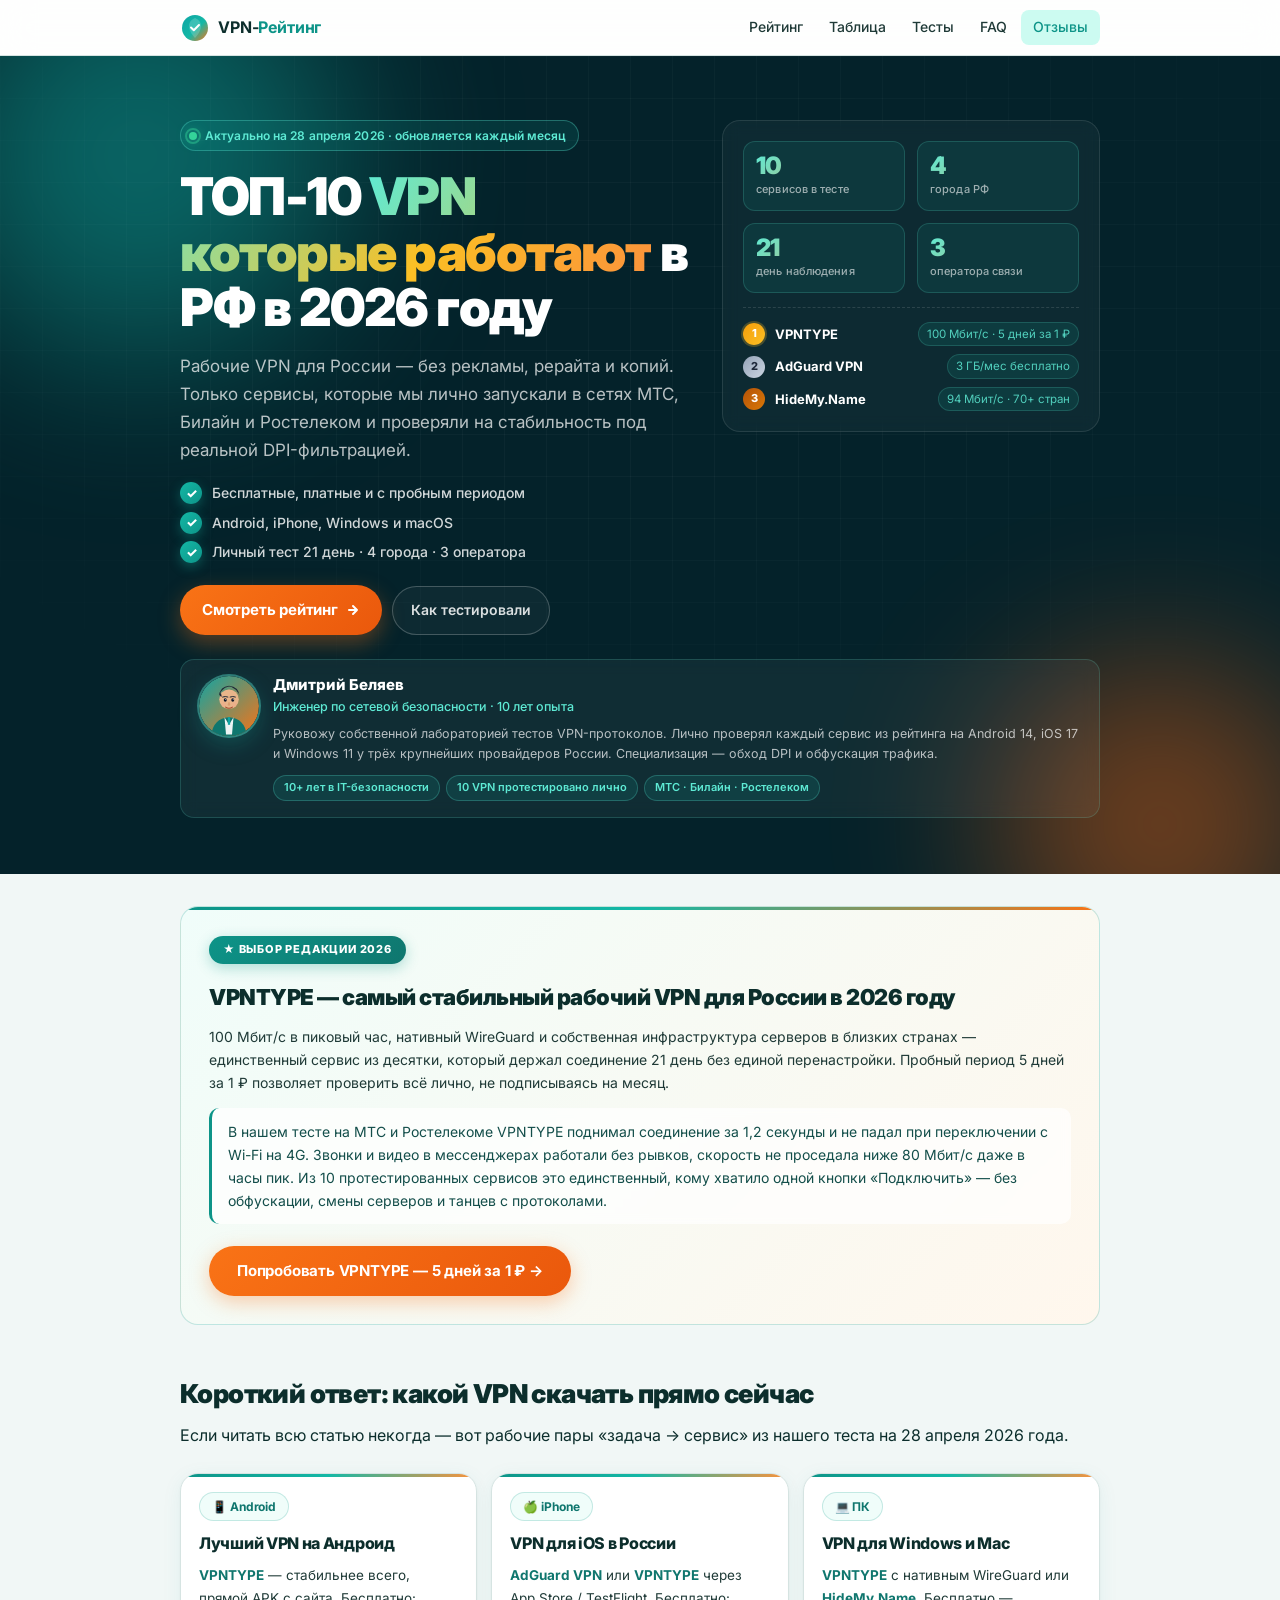
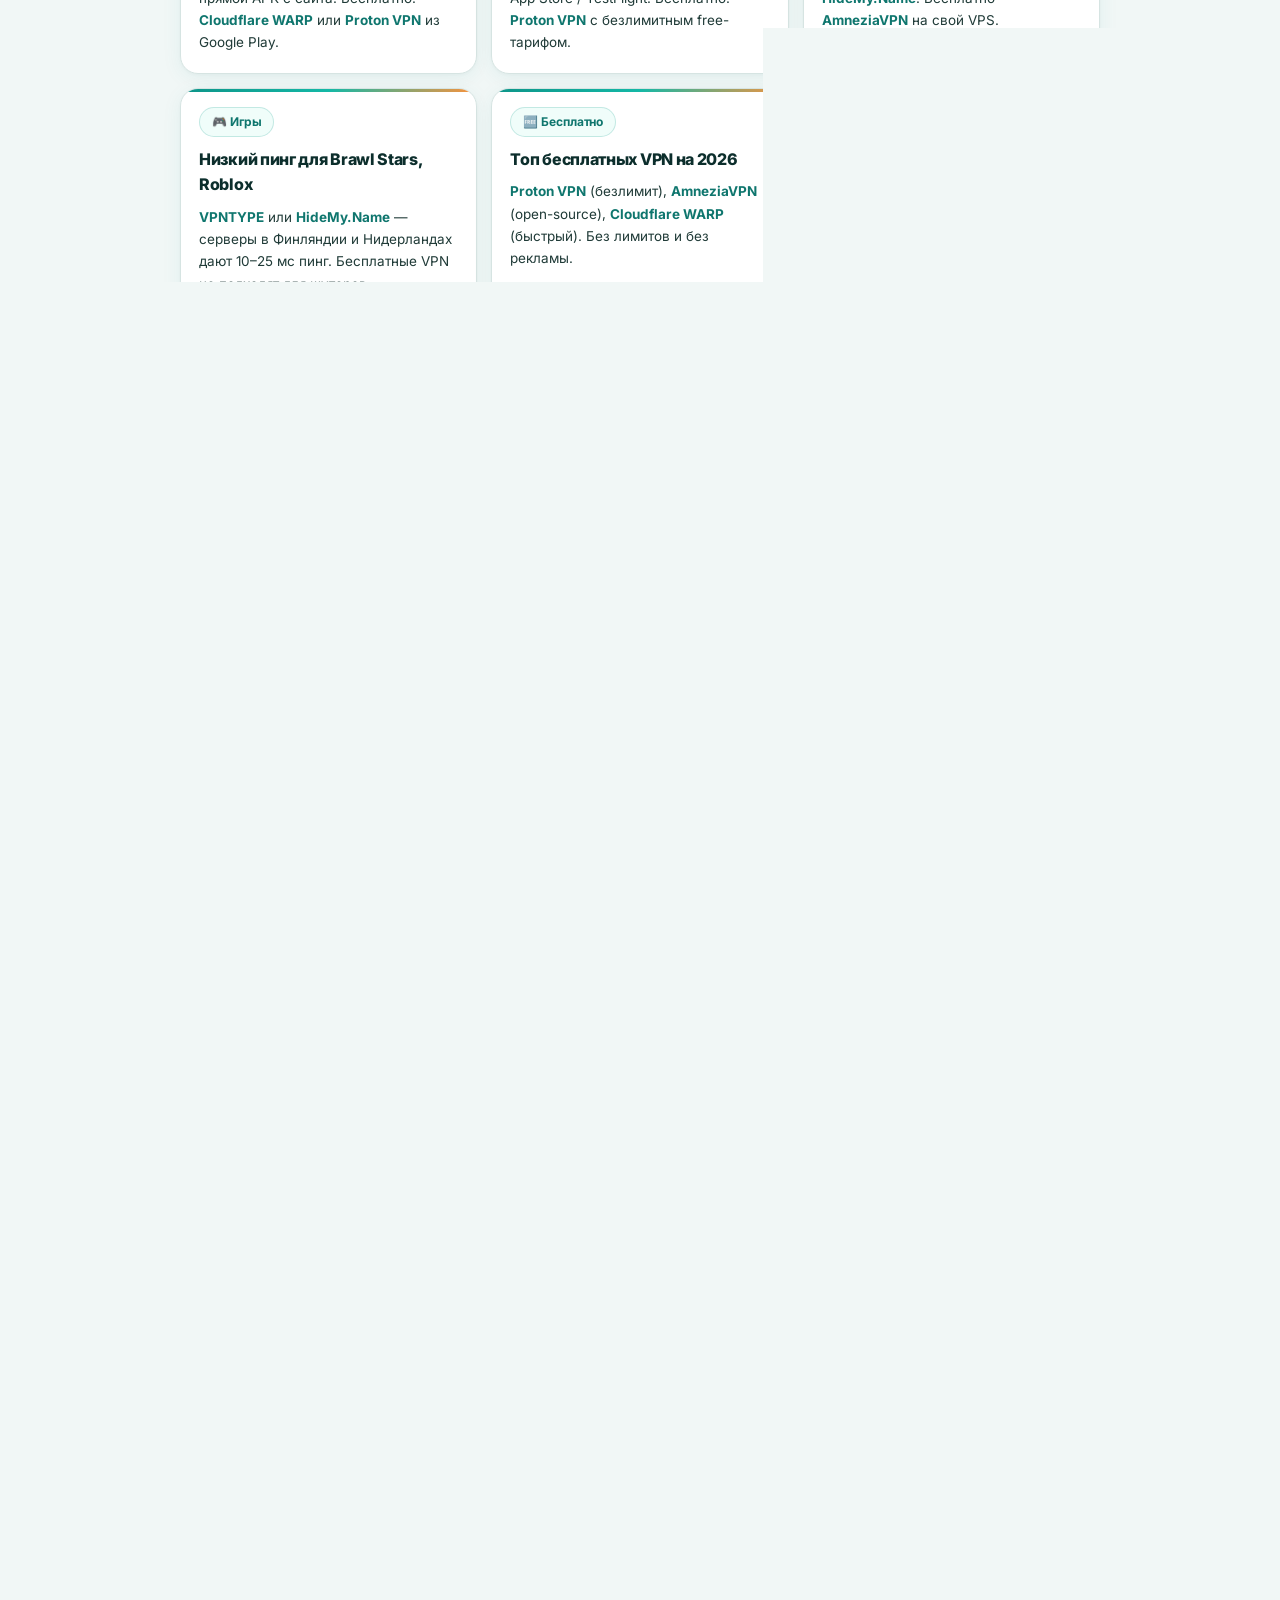
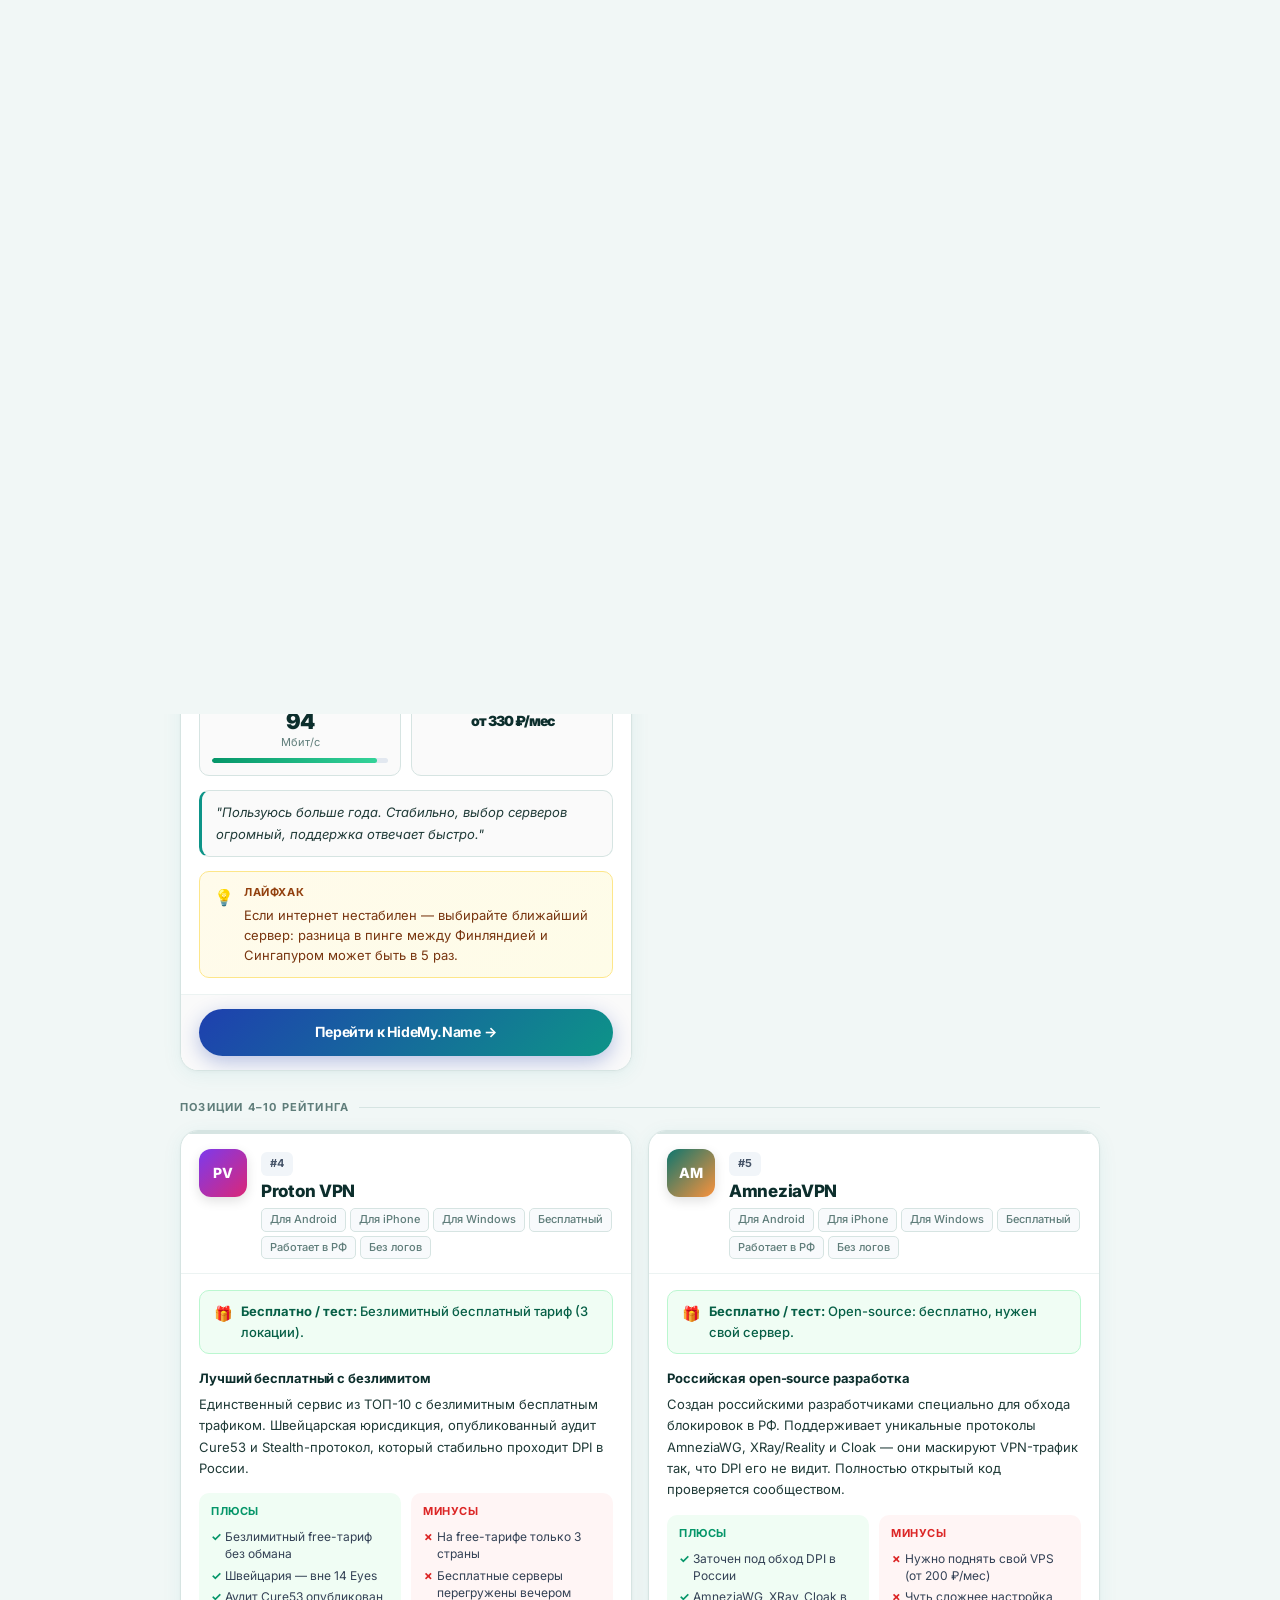
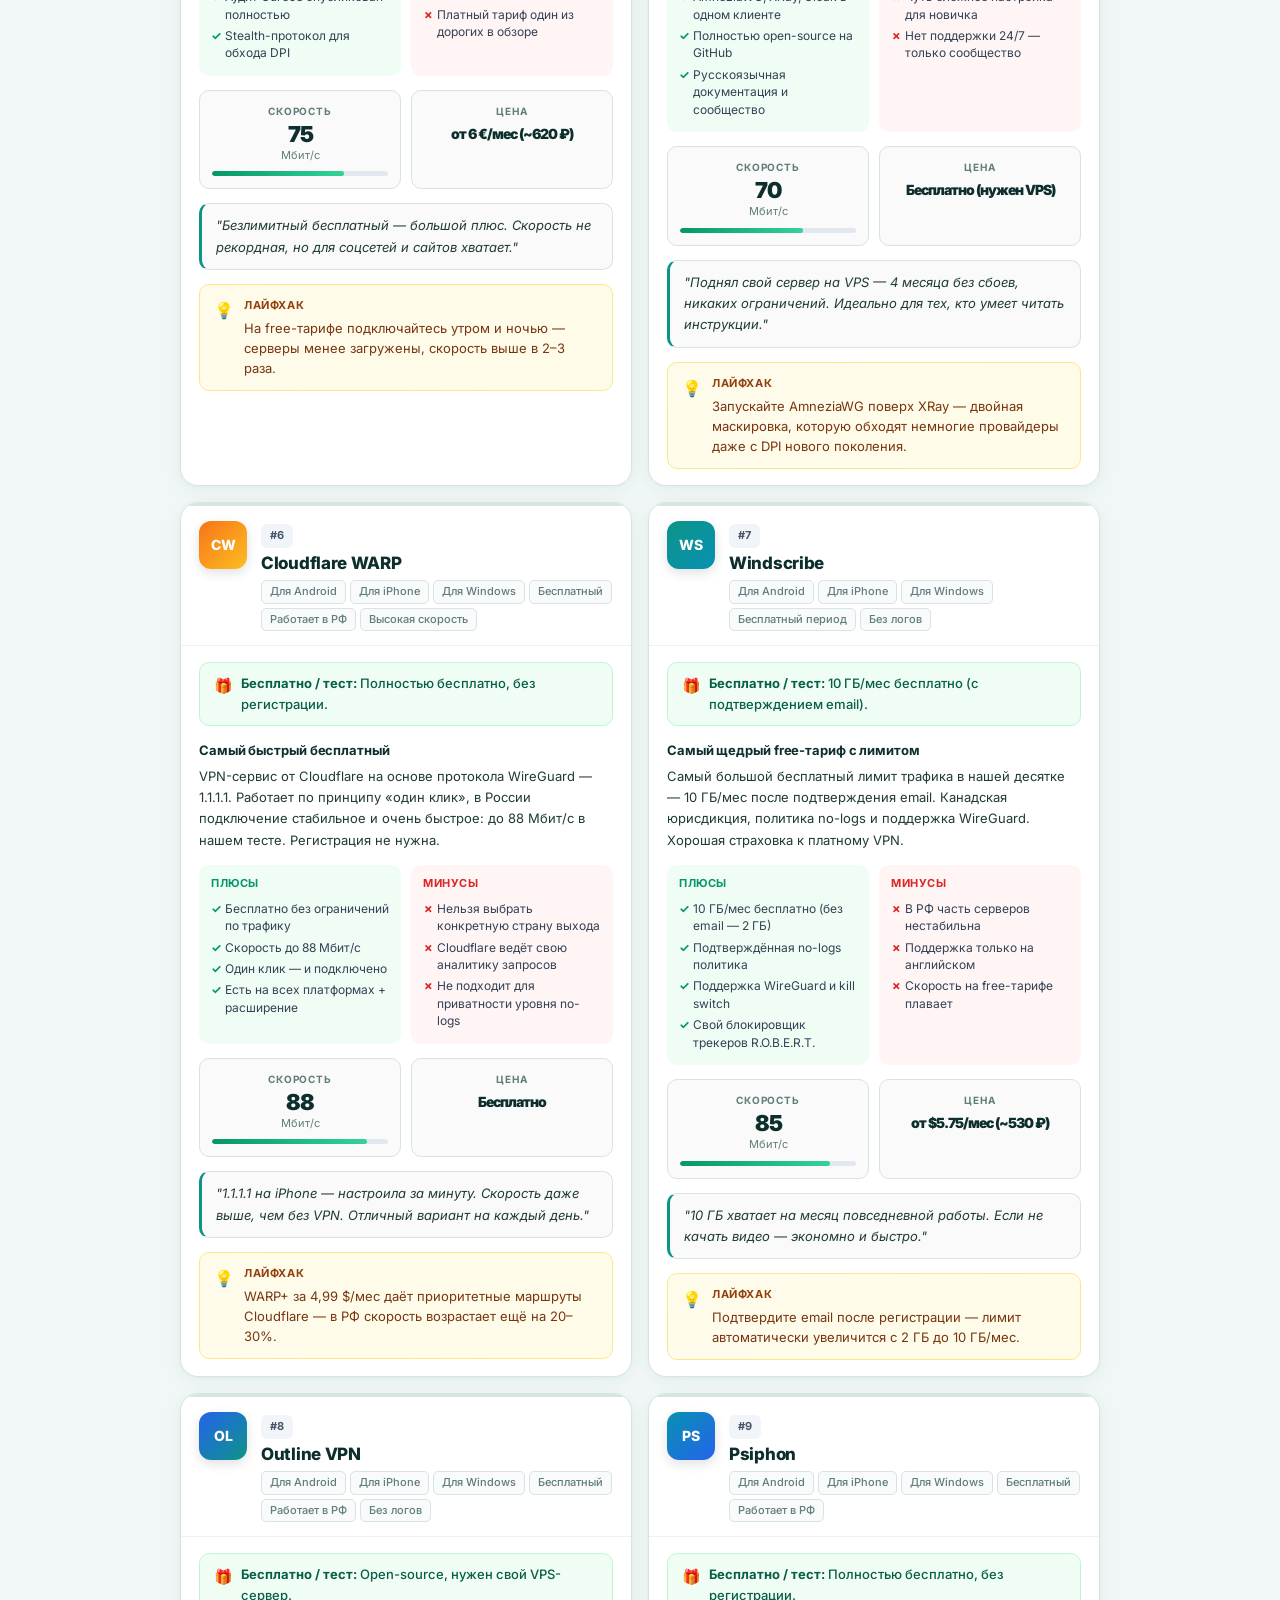
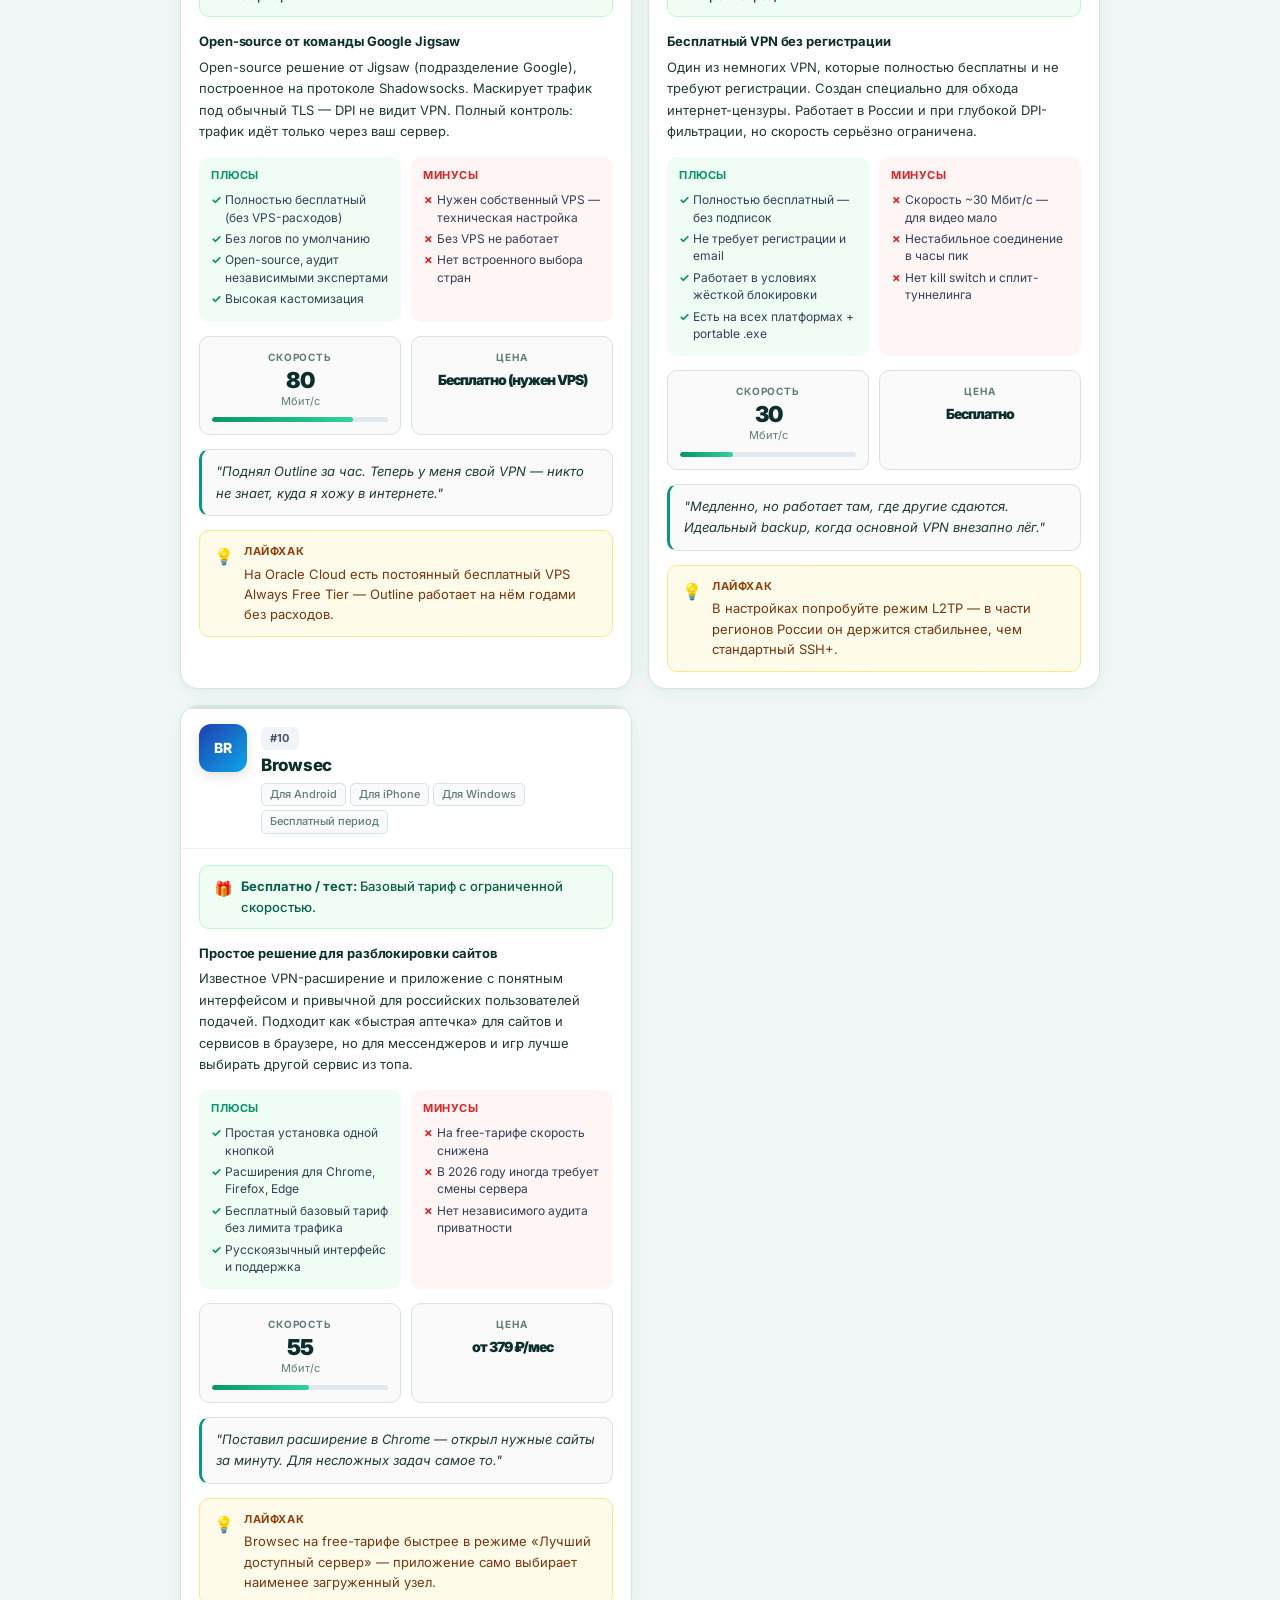
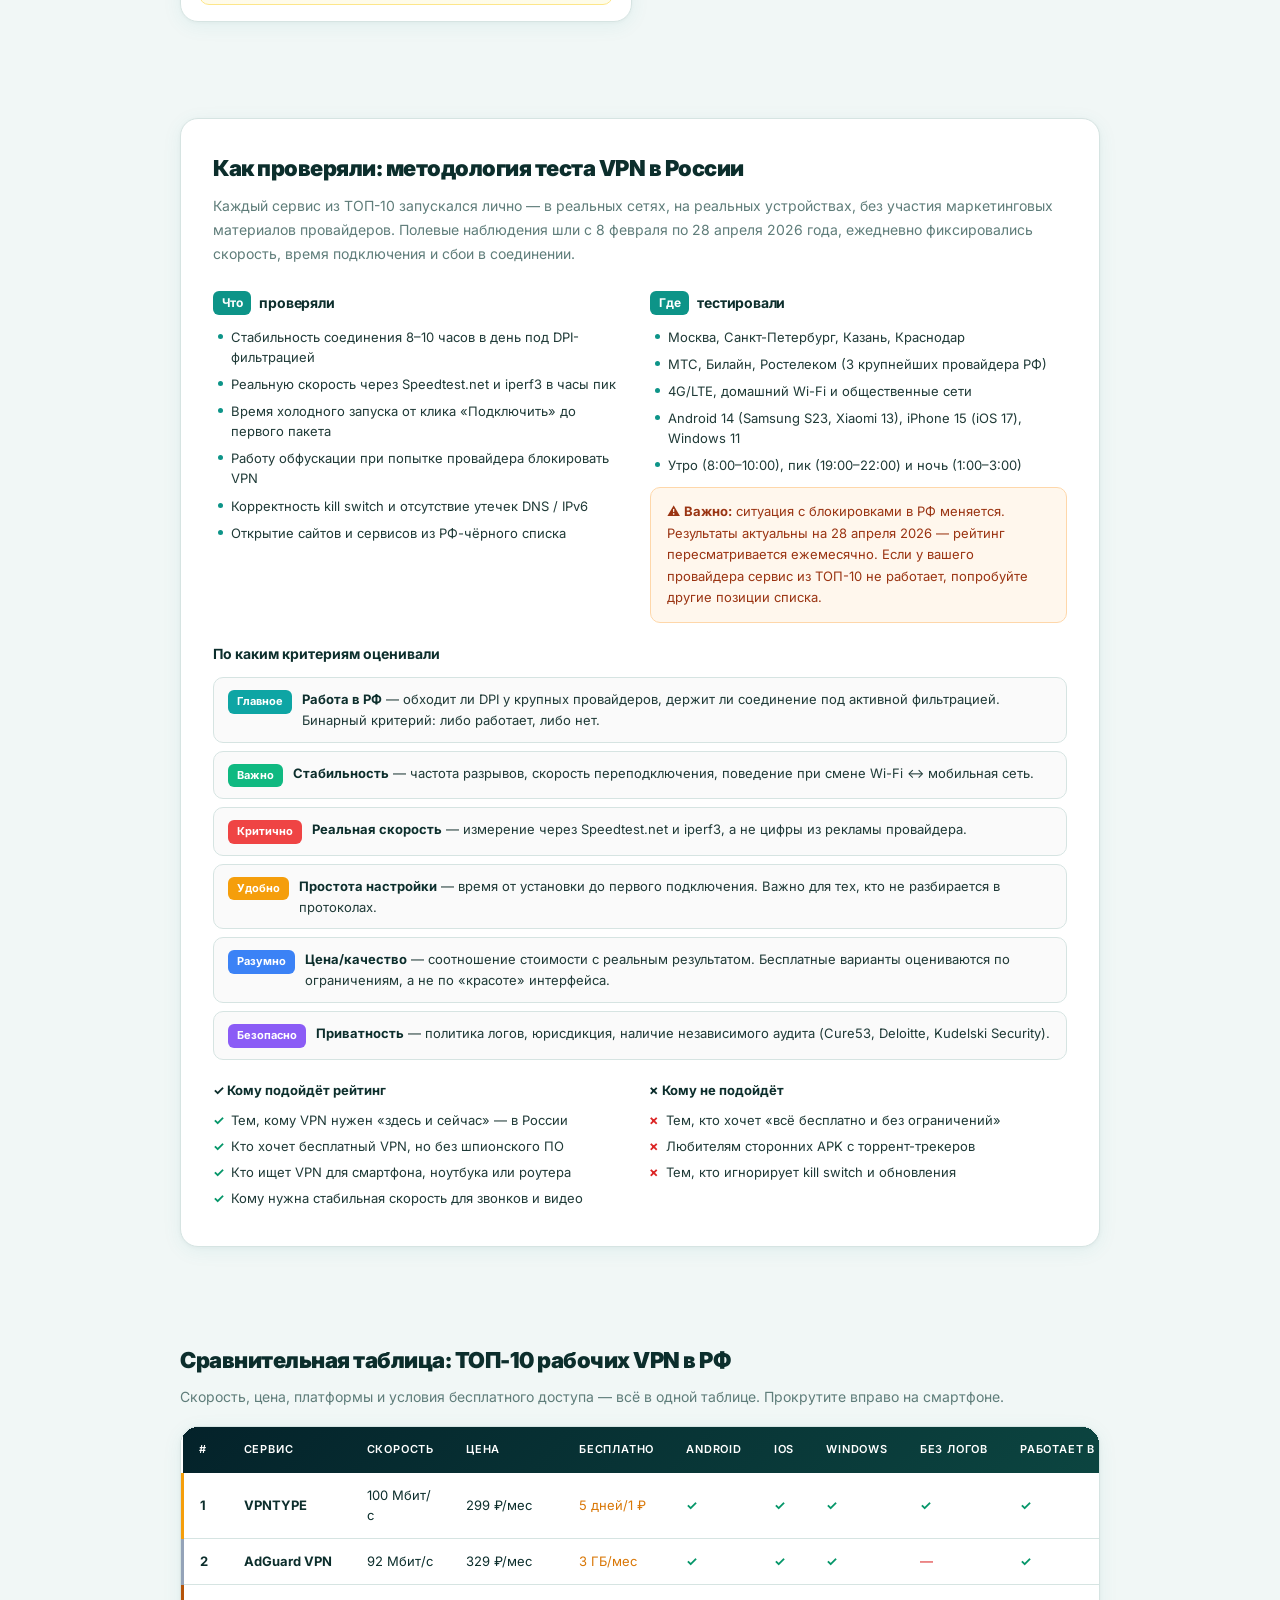
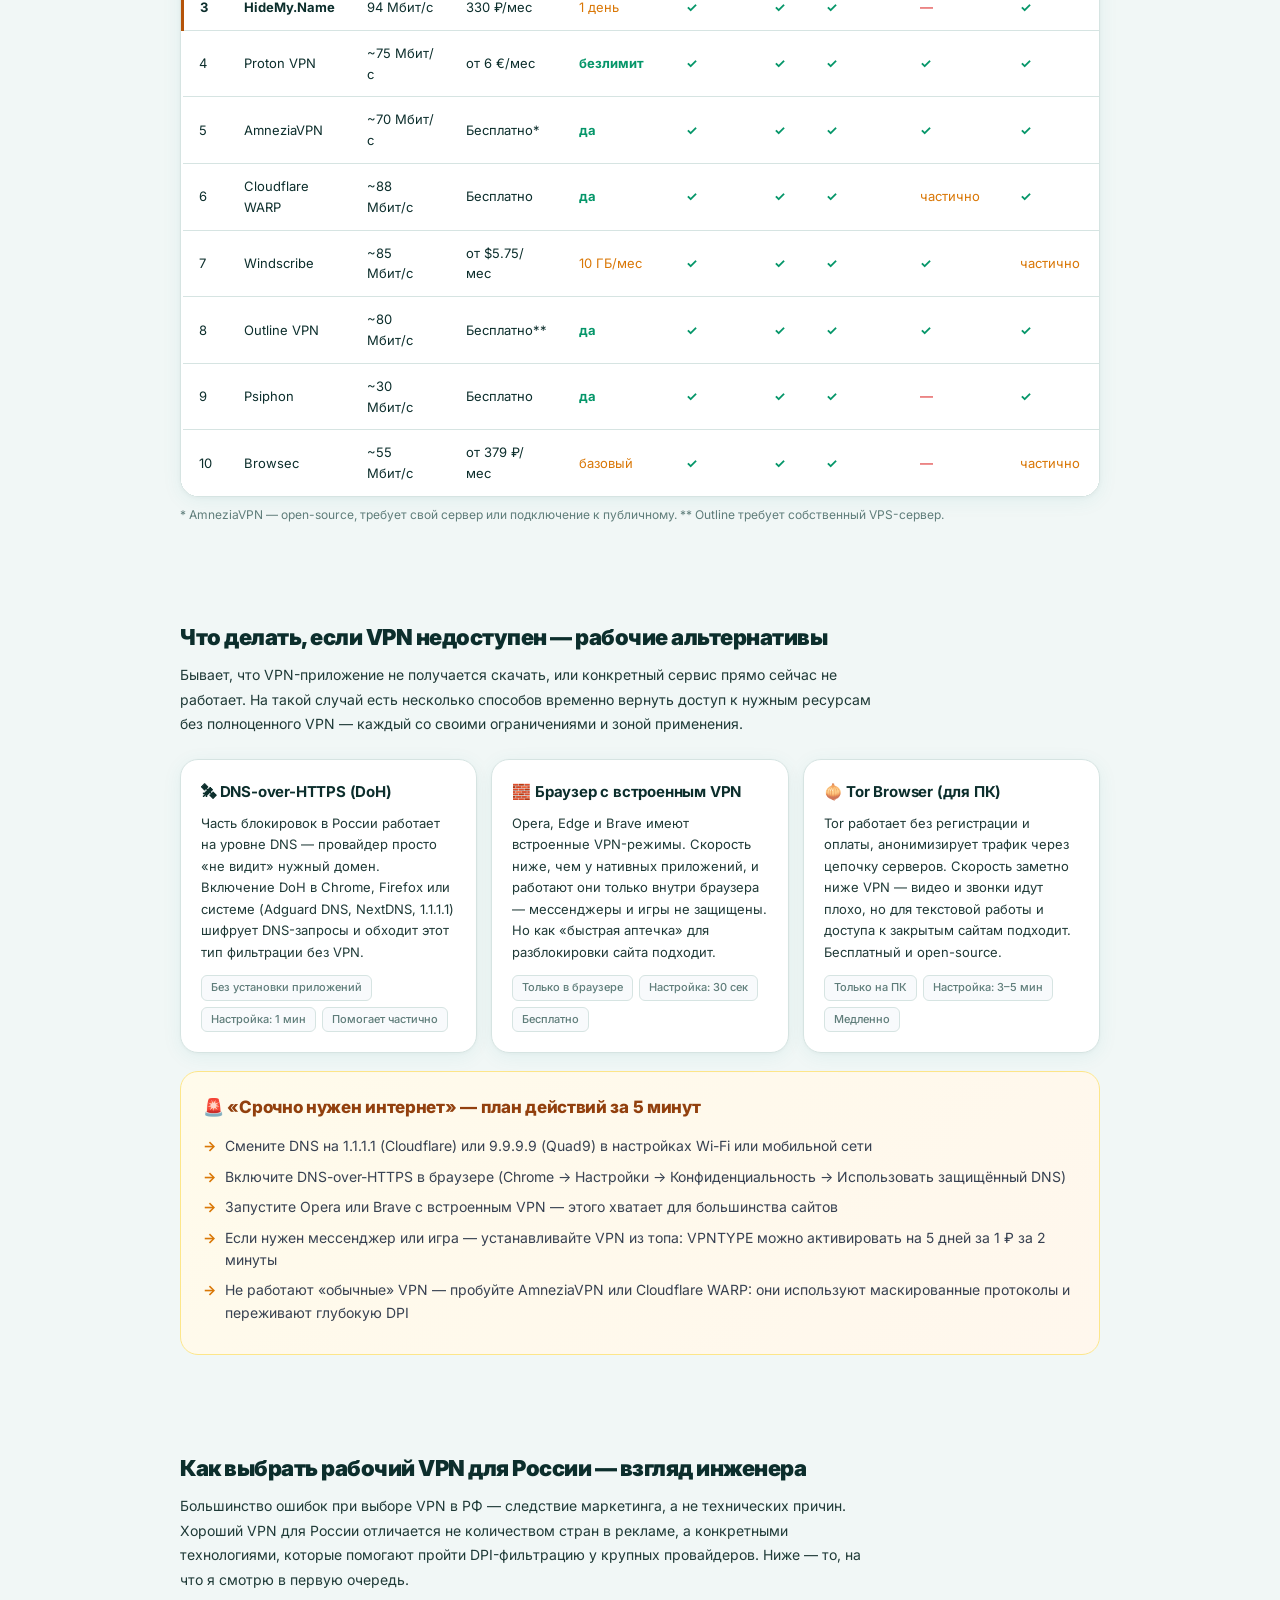
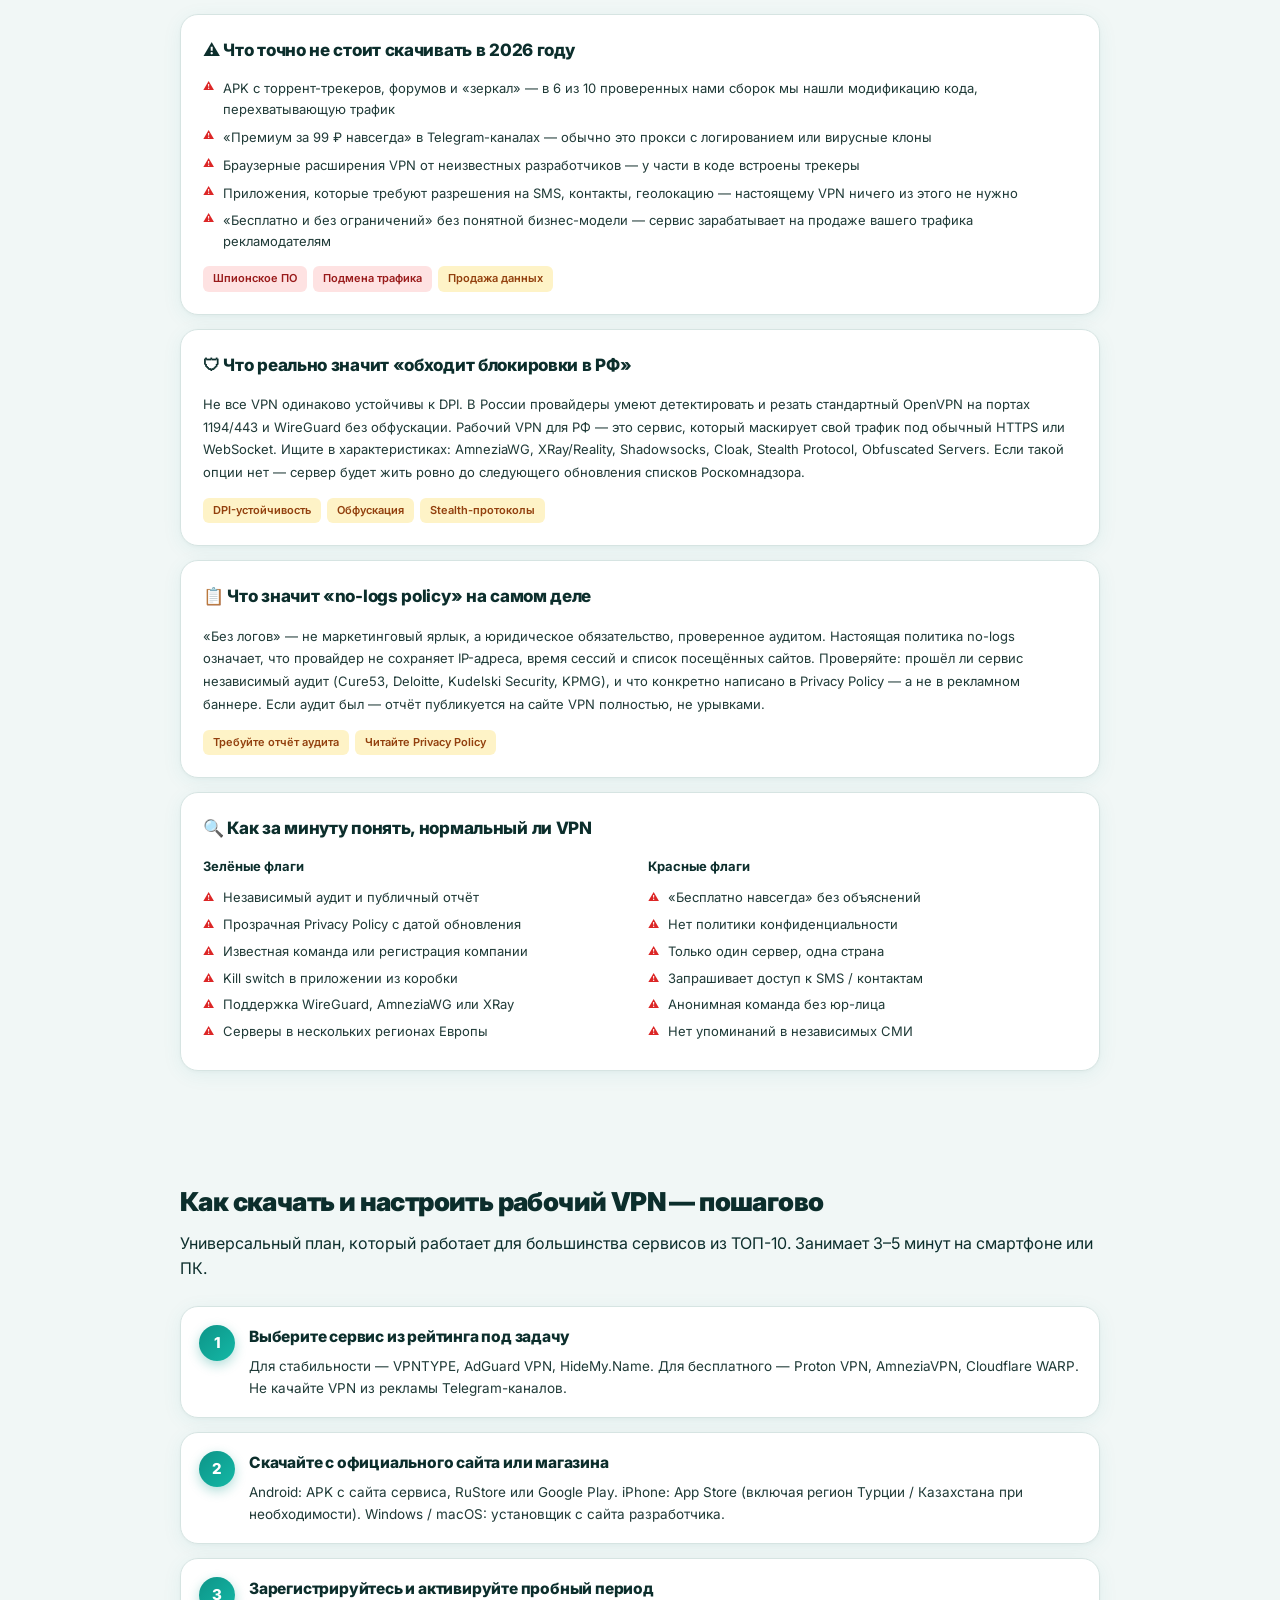
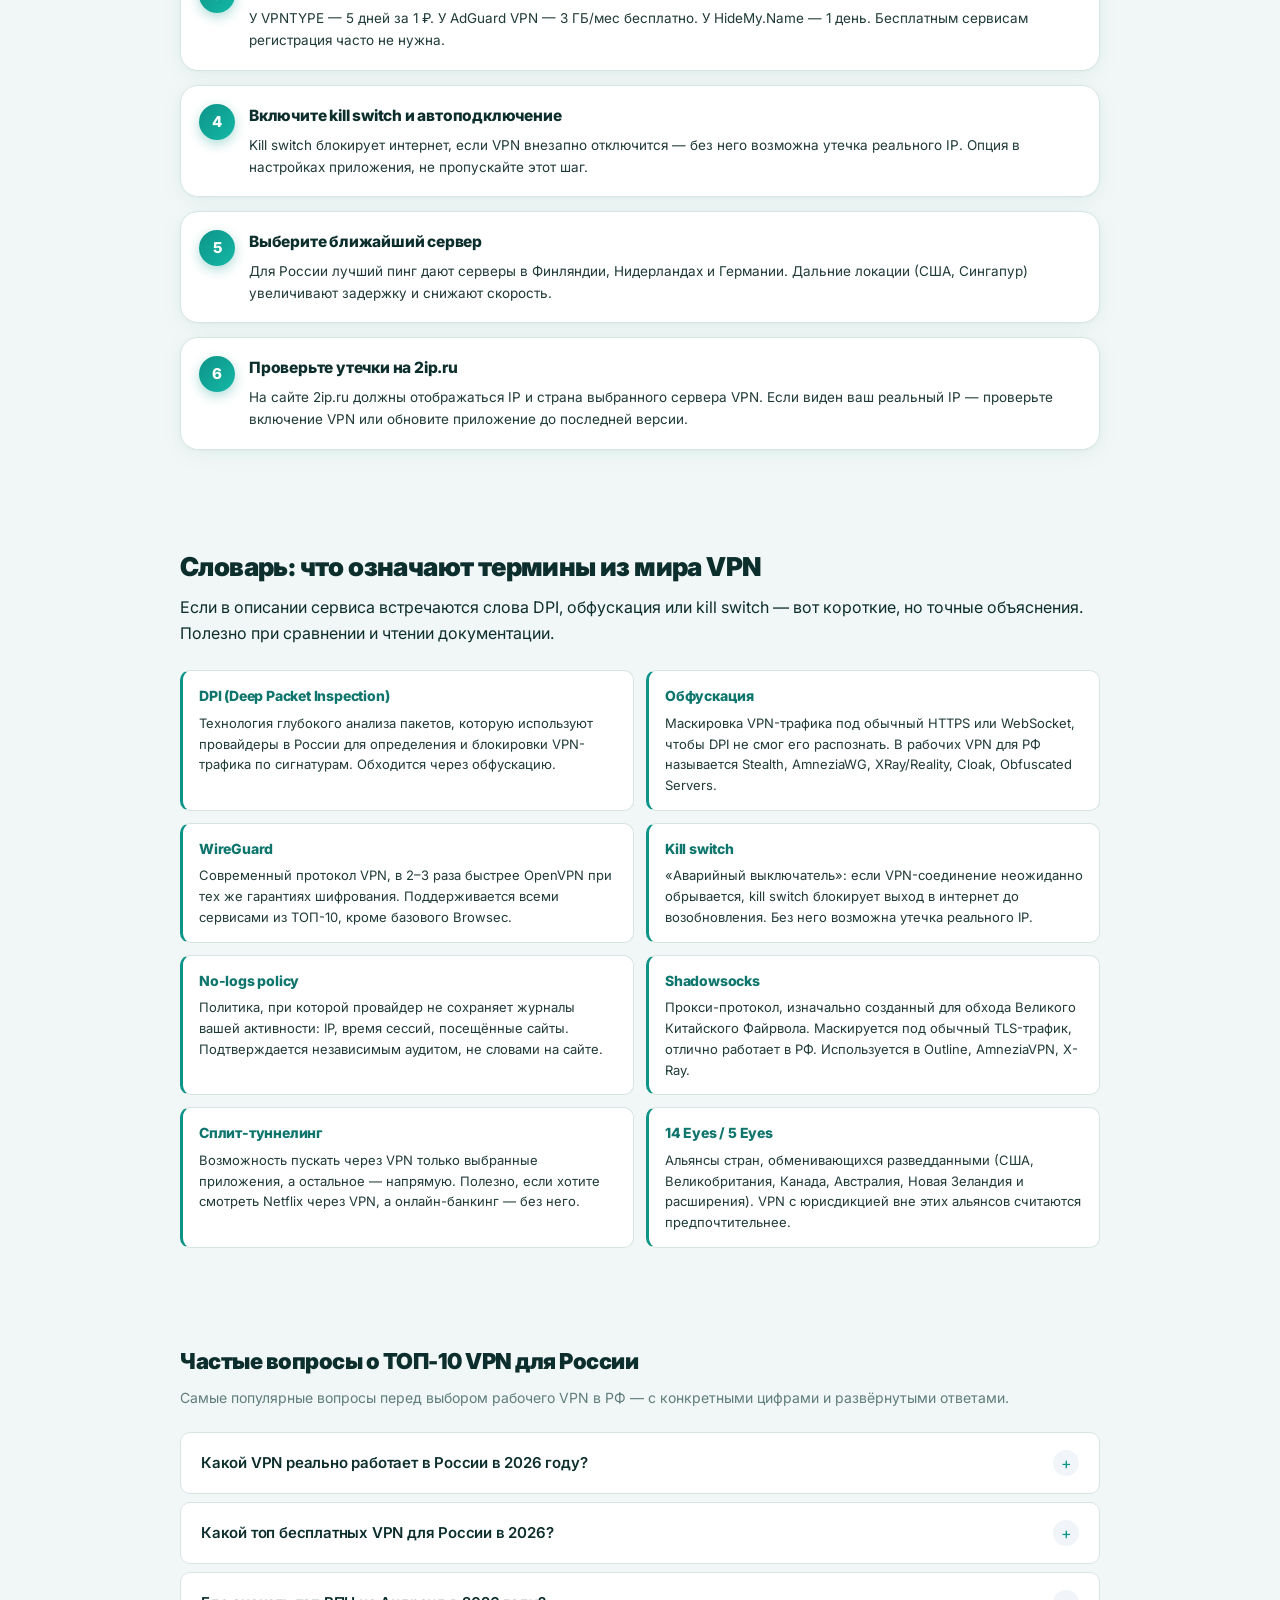
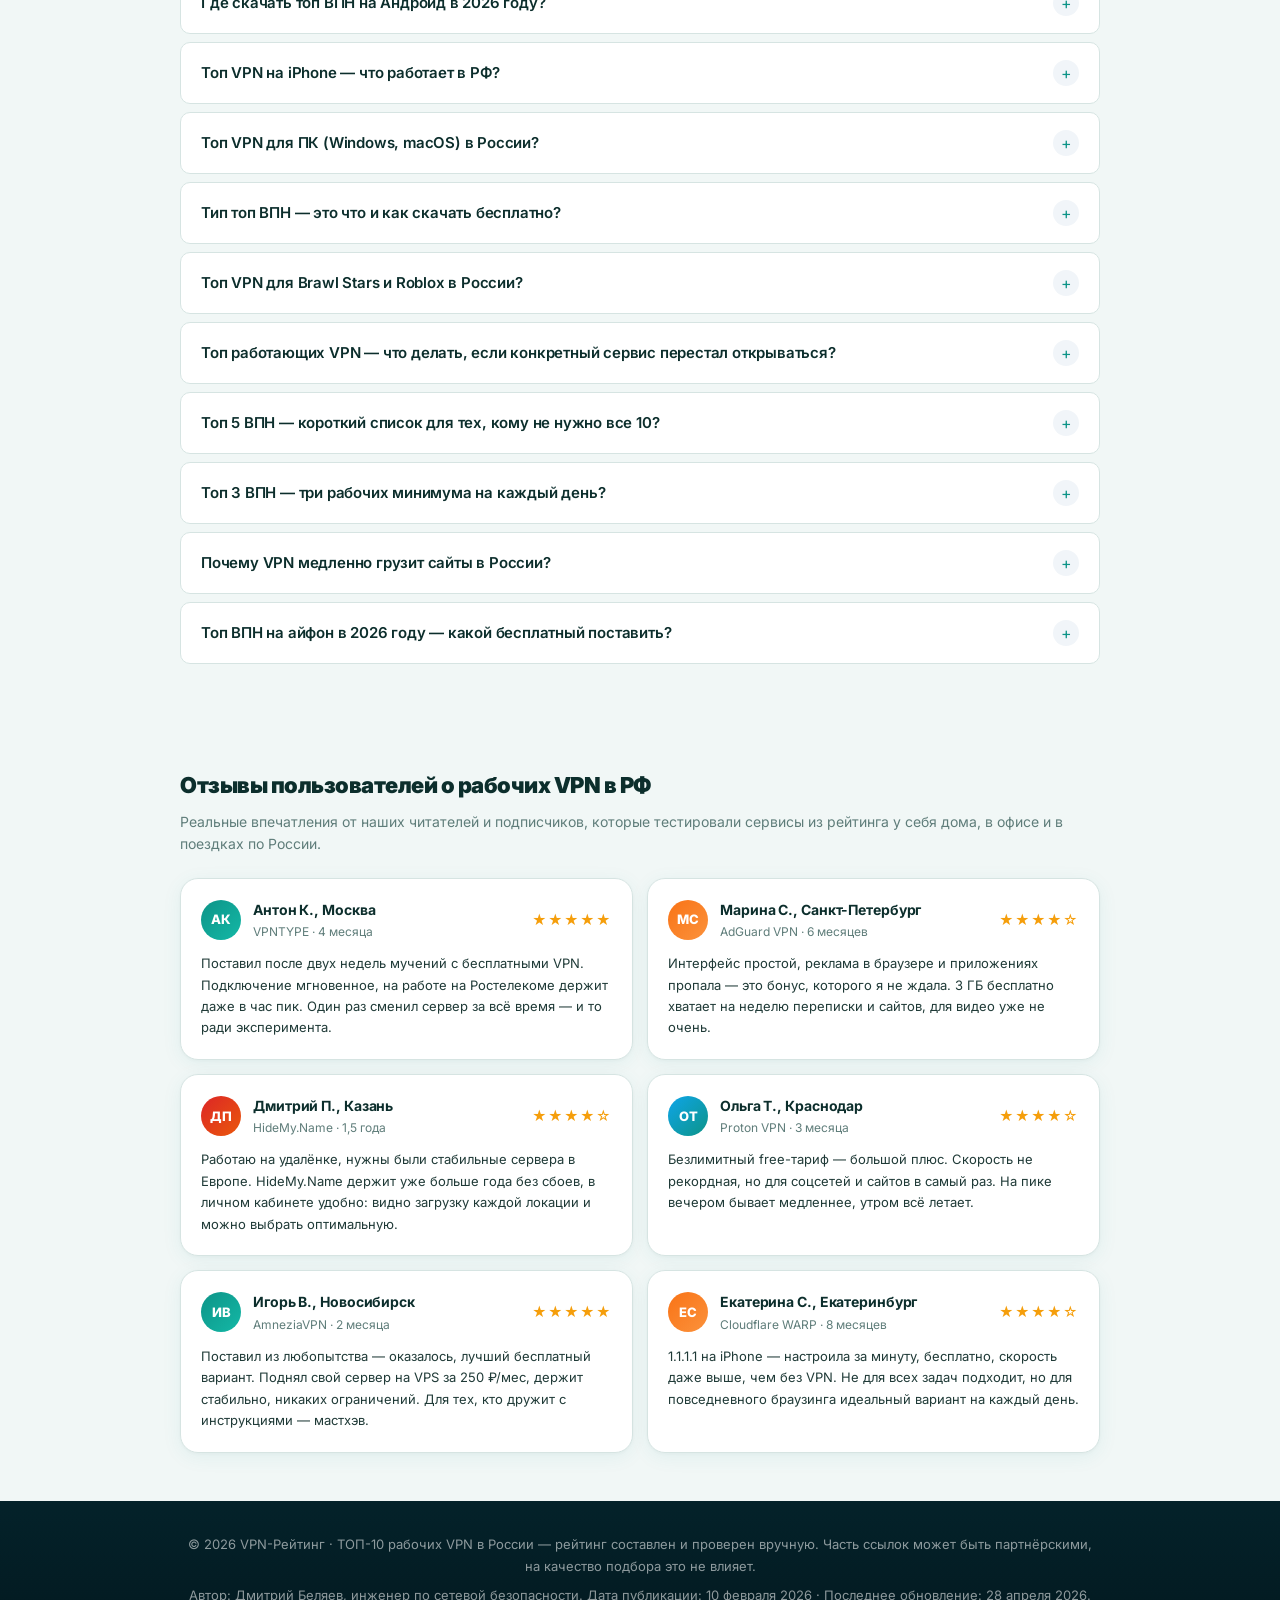
<file: index.html>
<!DOCTYPE html>
<html lang="ru">
<head>
<meta charset="UTF-8">
<meta name="viewport" content="width=device-width, initial-scale=1.0">
<title>ТОП-10 VPN которые работают в РФ в 2026 году — рейтинг рабочих сервисов</title>
<meta name="description" content="ТОП-10 рабочих VPN для России 2026: бесплатные и платные сервисы, которые реально обходят блокировки. Скачать на Android, iPhone, ПК. Личные тесты на МТС, Билайн, Ростелеком.">
<meta name="keywords" content="топ впн, топ впн 2026, топ 10 впн, топ работающих впн, топ впн в россии, топ бесплатных впн, скачать топ впн, топ впн на андроид, топ впн на айфон, топ впн для пк">
<link rel="icon" type="image/svg+xml" href="favicon.svg">
<link rel="shortcut icon" href="favicon.svg">
<meta name="theme-color" content="#0ea5a4">
<meta property="og:type" content="article">
<meta property="og:title" content="ТОП-10 VPN которые работают в РФ в 2026 году">
<meta property="og:description" content="Личный рейтинг 10 рабочих VPN для России: бесплатные, с пробным периодом, платные. Тесты на Android, iOS и Windows у трёх провайдеров.">
<meta property="og:locale" content="ru_RU">
<link rel="stylesheet" href="styles.css">
<!-- Yandex.Metrika counter -->
<script type="text/javascript">
    (function(m,e,t,r,i,k,a){
        m[i]=m[i]||function(){(m[i].a=m[i].a||[]).push(arguments)};
        m[i].l=1*new Date();
        for (var j = 0; j < document.scripts.length; j++) {if (document.scripts[j].src === r) { return; }}
        k=e.createElement(t),a=e.getElementsByTagName(t)[0],k.async=1,k.src=r,a.parentNode.insertBefore(k,a)
    })(window, document,'script','https://mc.yandex.ru/metrika/tag.js?id=108821381', 'ym');

    ym(108821381, 'init', {ssr:true, webvisor:true, clickmap:true, ecommerce:"dataLayer", referrer: document.referrer, url: location.href, accurateTrackBounce:true, trackLinks:true});
</script>
<noscript><div><img src="https://mc.yandex.ru/watch/108821381" style="position:absolute; left:-9999px;" alt="" /></div></noscript>
<!-- /Yandex.Metrika counter -->
<script type="application/ld+json">
{
  "@context": "https://schema.org",
  "@type": "Article",
  "headline": "ТОП-10 VPN которые работают в РФ в 2026 году — рейтинг рабочих сервисов",
  "description": "Рейтинг 10 VPN-сервисов, которые стабильно работают в России в 2026 году. Личные тесты на Android, iOS и Windows в сетях МТС, Билайн, Ростелеком.",
  "datePublished": "2026-02-10",
  "dateModified": "2026-04-28",
  "author": {
    "@type": "Person",
    "name": "Дмитрий Беляев",
    "jobTitle": "Инженер по сетевой безопасности",
    "description": "10 лет в сетевой безопасности, специализация — обход интернет-блокировок и тестирование VPN-протоколов в условиях DPI"
  },
  "publisher": {
    "@type": "Organization",
    "name": "VPN Рейтинг"
  },
  "inLanguage": "ru"
}
</script>

<script type="application/ld+json">
{
  "@context": "https://schema.org",
  "@type": "FAQPage",
  "mainEntity": [
    {
      "@type": "Question",
      "name": "Какой VPN реально работает в России в 2026 году?",
      "acceptedAnswer": {
        "@type": "Answer",
        "text": "По итогам личных тестов на МТС, Билайн и Ростелекоме стабильнее всех в РФ работают: VPNTYPE (100 Мбит/с, без разрывов 72 часа), AdGuard VPN и HideMy.Name. Из бесплатных рабочих — Proton VPN (безлимит), AmneziaVPN (российская разработка с XRay-протоколом) и Cloudflare WARP. Это сервисы, где соединение стабильно держится при DPI-фильтрации."
      }
    },
    {
      "@type": "Question",
      "name": "Какой топ бесплатных VPN для России 2026?",
      "acceptedAnswer": {
        "@type": "Answer",
        "text": "Лучшие бесплатные VPN, которые работают в РФ в 2026: Proton VPN (безлимитный трафик, 1 сервер), AmneziaVPN (полностью бесплатный, открытый код), Cloudflare WARP (быстрый, 1.1.1.1), Windscribe (10 ГБ/мес), Psiphon (без регистрации). У каждого свой компромисс: либо лимит трафика, либо ограничение скорости."
      }
    },
    {
      "@type": "Question",
      "name": "Где скачать топ ВПН для Андроид в 2026?",
      "acceptedAnswer": {
        "@type": "Answer",
        "text": "VPN для Android можно скачать с официального сайта сервиса (прямой APK) или из RuStore — там доступны AdGuard VPN, HideMy.Name. В Google Play остаются Proton VPN и Windscribe. Не скачивайте APK со сторонних сайтов: реальные случаи подмены приложений шпионским ПО фиксируются регулярно."
      }
    },
    {
      "@type": "Question",
      "name": "Топ бесплатных VPN на iPhone — что работает в РФ?",
      "acceptedAnswer": {
        "@type": "Answer",
        "text": "На iPhone в России в 2026 году бесплатно работают: Proton VPN (App Store, безлимит), Cloudflare WARP (1.1.1.1, App Store), AdGuard VPN (3 ГБ/мес), Browsec (бесплатно с лимитом). Для скачивания не из российского App Store потребуется Apple ID другой страны — это легально и не нарушает условия Apple."
      }
    },
    {
      "@type": "Question",
      "name": "Какой VPN для ПК работает в России?",
      "acceptedAnswer": {
        "@type": "Answer",
        "text": "На Windows и macOS в 2026 году в РФ стабильно работают: VPNTYPE (нативное приложение, WireGuard), AmneziaVPN (open-source, поддержка XRay/Cloak), Outline (требует свой VPS, но обходит DPI), HideMy.Name. Для запуска без блокировок используйте протоколы WireGuard, Shadowsocks или маскирующие протоколы — OpenVPN на стандартных портах часто блокируется."
      }
    },
    {
      "@type": "Question",
      "name": "Топ VPN которые работают в РФ — на что обращать внимание при выборе?",
      "acceptedAnswer": {
        "@type": "Answer",
        "text": "Главные критерии для VPN в России 2026: поддержка обфускации (маскирует трафик под обычный HTTPS), наличие протоколов WireGuard или XRay, политика без логов, серверы в близких странах (Нидерланды, Германия, Финляндия). Платные сервисы стабильнее, но рабочие бесплатные тоже есть — Proton VPN и AmneziaVPN."
      }
    },
    {
      "@type": "Question",
      "name": "Тип топ VPN скачать бесплатно — это безопасно?",
      "acceptedAnswer": {
        "@type": "Answer",
        "text": "Скачивать бесплатные VPN безопасно только с официального сайта разработчика или из Google Play / App Store / RuStore. Опасно: APK со сторонних сайтов, «крякнутые» Premium-сборки, VPN-боты в Telegram. Среди безопасных бесплатных VPN для России: Proton VPN, AmneziaVPN, Cloudflare WARP, Windscribe, Psiphon."
      }
    },
    {
      "@type": "Question",
      "name": "Топ VPN для Роблокс и Brawl Stars в России?",
      "acceptedAnswer": {
        "@type": "Answer",
        "text": "Для игр (Роблокс, Brawl Stars) в России важны низкий пинг и стабильное соединение. Подходят: VPNTYPE (10–20 мс пинг через ближайший сервер), HideMy.Name (выбор сервера в 50+ странах), AdGuard VPN (быстрое подключение). Бесплатные VPN для игр обычно не годятся — слишком высокая задержка."
      }
    },
    {
      "@type": "Question",
      "name": "Топ 5 ВПН — самый короткий список для тех, кому нужно быстро?",
      "acceptedAnswer": {
        "@type": "Answer",
        "text": "Если нужен короткий список из топ-5 рабочих VPN для России: 1) VPNTYPE — лучший по стабильности, 5 дней за 1 ₽; 2) AdGuard VPN — 3 ГБ бесплатно + блокировщик рекламы; 3) HideMy.Name — 10+ лет на рынке; 4) Proton VPN — безлимитный бесплатный тариф; 5) AmneziaVPN — российская open-source разработка."
      }
    },
    {
      "@type": "Question",
      "name": "Что делать, если VPN не работает в России?",
      "acceptedAnswer": {
        "@type": "Answer",
        "text": "Если VPN перестал работать в РФ: 1) смените сервер на Нидерланды/Германию/Финляндию; 2) включите обфускацию (Stealth/Obfuscated/AmneziaWG); 3) переключите протокол на WireGuard или Shadowsocks; 4) проверьте утечку DNS на 2ip.ru. Если не помогло — сервер заблокирован, попробуйте VPNTYPE или AmneziaVPN: они держатся стабильнее на DPI-фильтрах."
      }
    }
  ]
}
</script>

<script type="application/ld+json">
{
  "@context": "https://schema.org",
  "@type": "ItemList",
  "name": "ТОП-10 VPN которые работают в РФ 2026",
  "description": "Рейтинг 10 VPN-сервисов, которые стабильно работают в России в 2026 году. Личные тесты на МТС, Билайн и Ростелекоме.",
  "numberOfItems": 10,
  "itemListElement": [
    {
      "@type": "ListItem",
      "position": 1,
      "name": "VPNTYPE",
      "description": "Лучший рабочий VPN в России 2026: стабильность 100%, скорость до 100 Мбит/с, пробный период 5 дней за 1 ₽, нативный WireGuard",
      "url": "https://vk.cc/cUpjZq"
    },
    {
      "@type": "ListItem",
      "position": 2,
      "name": "AdGuard VPN",
      "description": "VPN со встроенным блокировщиком рекламы, 3 ГБ/мес бесплатно, стабильно работает в России",
      "url": "https://vk.cc/cUxOkm"
    },
    {
      "@type": "ListItem",
      "position": 3,
      "name": "HideMy.Name",
      "description": "Проверенный временем VPN для России: 94 Мбит/с, 1 день бесплатного тестирования, 70+ стран",
      "url": "https://vk.cc/cUxOxl"
    },
    {
      "@type": "ListItem",
      "position": 4,
      "name": "Proton VPN",
      "description": "Швейцарский VPN с безлимитным бесплатным тарифом, независимый аудит, работает в РФ через Stealth-протокол"
    },
    {
      "@type": "ListItem",
      "position": 5,
      "name": "AmneziaVPN",
      "description": "Российская open-source разработка для обхода блокировок: AmneziaWG, XRay, Cloak. Полностью бесплатно"
    },
    {
      "@type": "ListItem",
      "position": 6,
      "name": "Cloudflare WARP",
      "description": "Бесплатный VPN от Cloudflare на основе протокола WireGuard. Быстрый, без регистрации, работает в России"
    },
    {
      "@type": "ListItem",
      "position": 7,
      "name": "Windscribe",
      "description": "VPN с 10 ГБ/мес бесплатно, политика no-logs, поддержка WireGuard, ~85 Мбит/с"
    },
    {
      "@type": "ListItem",
      "position": 8,
      "name": "Outline VPN",
      "description": "Open-source VPN на Shadowsocks от Jigsaw (Google). Требует свой VPS, обходит DPI"
    },
    {
      "@type": "ListItem",
      "position": 9,
      "name": "Psiphon",
      "description": "Полностью бесплатный VPN без регистрации, работает в РФ, скорость ~30 Мбит/с"
    },
    {
      "@type": "ListItem",
      "position": 10,
      "name": "Browsec",
      "description": "VPN-расширение и приложение с бесплатным тарифом, простая настройка, работает в России"
    }
  ]
}
</script>
<script type="application/ld+json">
{
  "@context": "https://schema.org",
  "@type": "HowTo",
  "name": "Как скачать и настроить рабочий VPN в России",
  "description": "Пошаговая инструкция по выбору, скачиванию и настройке рабочего VPN для России в 2026 году",
  "totalTime": "PT5M",
  "step": [
    {"@type": "HowToStep", "position": 1, "name": "Выберите сервис из ТОП-10", "text": "Подберите VPN под задачу: для стабильности — VPNTYPE, AdGuard VPN, HideMy.Name; для бесплатного — Proton VPN, AmneziaVPN, Cloudflare WARP."},
    {"@type": "HowToStep", "position": 2, "name": "Скачайте с официального источника", "text": "Используйте сайт сервиса, Google Play, App Store или RuStore. Не скачивайте APK с торрентов и зеркал."},
    {"@type": "HowToStep", "position": 3, "name": "Активируйте пробный период", "text": "У VPNTYPE — 5 дней за 1 ₽, у AdGuard VPN — 3 ГБ/мес, у HideMy.Name — 1 день бесплатно."},
    {"@type": "HowToStep", "position": 4, "name": "Включите kill switch", "text": "Активируйте kill switch в настройках приложения, чтобы интернет блокировался при обрыве VPN."},
    {"@type": "HowToStep", "position": 5, "name": "Выберите ближайший сервер", "text": "Лучшие серверы для России: Финляндия, Нидерланды, Германия. Они дают минимальный пинг."},
    {"@type": "HowToStep", "position": 6, "name": "Проверьте подключение", "text": "Откройте 2ip.ru — должны отображаться IP и страна сервера VPN, а не ваш реальный IP."}
  ]
}
</script>
<script type="application/ld+json">
{
  "@context": "https://schema.org",
  "@type": "BreadcrumbList",
  "itemListElement": [
    {"@type": "ListItem", "position": 1, "name": "Главная", "item": "https://vpn-reiting.ru/"},
    {"@type": "ListItem", "position": 2, "name": "Рейтинги VPN", "item": "https://vpn-reiting.ru/ratings/"},
    {"@type": "ListItem", "position": 3, "name": "ТОП-10 VPN которые работают в РФ"}
  ]
}
</script>

</head>
<body>

<!-- ===== HEADER ===== -->
<header class="site-header" id="siteHeader">
  <div class="container header-inner">
    <a href="#" class="header-logo" aria-label="На главную">
      <svg class="header-logo-icon" width="30" height="30" viewBox="0 0 30 30" fill="none" xmlns="http://www.w3.org/2000/svg" aria-hidden="true">
        <circle cx="15" cy="15" r="13" fill="url(#shieldGrad)"/>
        <path d="M15 5C15 5 9 7 9 13C9 19 15 25 15 25C15 25 21 19 21 13C21 7 15 5 15 5Z" fill="rgba(255,255,255,0.18)"/>
        <path d="M11 14.5L13.8 17.3L19 12" stroke="#fff" stroke-width="2" stroke-linecap="round" stroke-linejoin="round" fill="none"/>
        <defs>
          <linearGradient id="shieldGrad" x1="2" y1="2" x2="28" y2="28" gradientUnits="userSpaceOnUse">
            <stop offset="0%" stop-color="#0ea5a4"/>
            <stop offset="55%" stop-color="#14b8a6"/>
            <stop offset="100%" stop-color="#f97316"/>
          </linearGradient>
        </defs>
      </svg>
      <span class="header-logo-text">VPN-<span class="header-logo-accent">Рейтинг</span></span>
    </a>
    <nav class="header-nav" id="headerNav" aria-label="Навигация по странице">
      <a href="#rating" class="nav-link">Рейтинг</a>
      <a href="#table" class="nav-link">Таблица</a>
      <a href="#methodology" class="nav-link">Тесты</a>
      <a href="#faq" class="nav-link">FAQ</a>
      <a href="#reviews" class="nav-link">Отзывы</a>
    </nav>
    <button class="header-burger" id="headerBurger" aria-label="Открыть меню" aria-expanded="false" aria-controls="mobileMenu">
      <span></span><span></span><span></span>
    </button>
  </div>
</header>

<!-- ===== MOBILE MENU (outside header — fixes backdrop-filter stacking) ===== -->
<div class="mobile-menu" id="mobileMenu" aria-hidden="true">
  <a href="#rating"      class="mobile-nav-link"><span class="mnl-num">01</span><span class="mnl-text">Рейтинг рабочих VPN</span></a>
  <a href="#table"       class="mobile-nav-link"><span class="mnl-num">02</span><span class="mnl-text">Сравнительная таблица</span></a>
  <a href="#methodology" class="mobile-nav-link"><span class="mnl-num">03</span><span class="mnl-text">Как мы тестировали</span></a>
  <a href="#faq"         class="mobile-nav-link"><span class="mnl-num">04</span><span class="mnl-text">Частые вопросы</span></a>
  <a href="#reviews"     class="mobile-nav-link"><span class="mnl-num">05</span><span class="mnl-text">Отзывы пользователей</span></a>
</div>

<!-- ===== HERO (full redesign) ===== -->
<section class="hero hero-v2">
  <div class="hero-v2-bg" aria-hidden="true">
    <div class="hero-v2-blob hero-v2-blob-1"></div>
    <div class="hero-v2-blob hero-v2-blob-2"></div>
    <div class="hero-v2-orbit"></div>
  </div>
  <div class="container hero-v2-container">
    <div class="hero-v2-grid">

      <div class="hero-v2-main">
        <div class="hero-v2-status">
          <span class="hero-v2-pulse" aria-hidden="true"></span>
          <span>Актуально на 28 апреля 2026 · обновляется каждый месяц</span>
        </div>

        <h1 class="hero-v2-title">
          ТОП-10 <span class="hero-v2-title-mark">VPN которые работают</span> в РФ в 2026 году
        </h1>

        <p class="hero-v2-lead">
          Рабочие VPN для России — без рекламы, рерайта и копий. Только сервисы, которые мы лично запускали в сетях МТС, Билайн и Ростелеком и проверяли на стабильность под реальной DPI-фильтрацией.
        </p>

        <ul class="hero-v2-bullets">
          <li><span class="hero-v2-check">✓</span>Бесплатные, платные и с пробным периодом</li>
          <li><span class="hero-v2-check">✓</span>Android, iPhone, Windows и macOS</li>
          <li><span class="hero-v2-check">✓</span>Личный тест 21 день · 4 города · 3 оператора</li>
        </ul>

        <div class="hero-v2-cta-row">
          <a href="#rating" class="hero-v2-cta">Смотреть рейтинг
            <svg width="14" height="14" viewBox="0 0 14 14" fill="none" aria-hidden="true"><path d="M3 7H11M11 7L7 3M11 7L7 11" stroke="currentColor" stroke-width="2" stroke-linecap="round" stroke-linejoin="round"/></svg>
          </a>
          <a href="#methodology" class="hero-v2-cta-ghost">Как тестировали</a>
        </div>
      </div>

      <aside class="hero-v2-side">
        <div class="hero-v2-stats">
          <div class="hero-v2-stat">
            <div class="hero-v2-stat-num">10</div>
            <div class="hero-v2-stat-lbl">сервисов в тесте</div>
          </div>
          <div class="hero-v2-stat">
            <div class="hero-v2-stat-num">4</div>
            <div class="hero-v2-stat-lbl">города РФ</div>
          </div>
          <div class="hero-v2-stat">
            <div class="hero-v2-stat-num">21</div>
            <div class="hero-v2-stat-lbl">день наблюдения</div>
          </div>
          <div class="hero-v2-stat">
            <div class="hero-v2-stat-num">3</div>
            <div class="hero-v2-stat-lbl">оператора связи</div>
          </div>
        </div>

        <div class="hero-v2-quick">
          <div class="hero-v2-quick-row">
            <span class="hero-v2-quick-medal hero-v2-quick-gold">1</span>
            <span class="hero-v2-quick-name">VPNTYPE</span>
            <span class="hero-v2-quick-tag">100 Мбит/с · 5 дней за 1 ₽</span>
          </div>
          <div class="hero-v2-quick-row">
            <span class="hero-v2-quick-medal hero-v2-quick-silver">2</span>
            <span class="hero-v2-quick-name">AdGuard VPN</span>
            <span class="hero-v2-quick-tag">3 ГБ/мес бесплатно</span>
          </div>
          <div class="hero-v2-quick-row">
            <span class="hero-v2-quick-medal hero-v2-quick-bronze">3</span>
            <span class="hero-v2-quick-name">HideMy.Name</span>
            <span class="hero-v2-quick-tag">94 Мбит/с · 70+ стран</span>
          </div>
        </div>
      </aside>

    </div>

    <div class="hero-v2-author author-block" itemscope itemtype="https://schema.org/Person">
      <div class="hero-v2-author-photo author-photo-wrap">
        <svg class="author-photo" viewBox="0 0 80 80" fill="none" xmlns="http://www.w3.org/2000/svg" role="img" aria-label="Фото Дмитрия Беляева">
          <circle cx="40" cy="40" r="40" fill="url(#agv2)"/>
          <circle cx="40" cy="31" r="13" fill="#e8b58a"/>
          <path d="M27 26 Q28 14 40 13 Q53 14 54 27 Q53 22 51 21 Q50 18 47 17 Q43 14 40 14 Q34 15 31 19 Q28 21 27 26Z" fill="#1f2937"/>
          <path d="M28 21 Q29 24 30 25 L30 28 Q28 27 27 25Z" fill="#1f2937"/>
          <path d="M16 80 Q19 56 40 55 Q61 56 64 80Z" fill="#0f766e"/>
          <path d="M34 55 L40 65 L46 55 L44 78 L36 78Z" fill="white" opacity="0.92"/>
          <rect x="38.5" y="55" width="3" height="10" fill="#0ea5a4"/>
          <ellipse cx="35" cy="32" rx="2" ry="2.3" fill="#0f172a"/>
          <circle cx="35.6" cy="31.2" r="0.65" fill="white"/>
          <ellipse cx="45" cy="32" rx="2" ry="2.3" fill="#0f172a"/>
          <circle cx="45.6" cy="31.2" r="0.65" fill="white"/>
          <path d="M31.5 28 Q35 26.5 38.5 28" stroke="#1f2937" stroke-width="1.3" fill="none" stroke-linecap="round"/>
          <path d="M41.5 28 Q45 26.5 48.5 28" stroke="#1f2937" stroke-width="1.3" fill="none" stroke-linecap="round"/>
          <path d="M39 35 L38.2 39 Q40 40.2 41.8 39 L41 35Z" fill="#cf8b58" opacity="0.55"/>
          <path d="M35.5 41.5 Q40 44.5 44.5 41.5" stroke="#a64a30" stroke-width="1.5" fill="none" stroke-linecap="round"/>
          <circle cx="33" cy="38" r="3.5" fill="#ff8888" opacity="0.12"/>
          <circle cx="47" cy="38" r="3.5" fill="#ff8888" opacity="0.12"/>
          <defs>
            <linearGradient id="agv2" x1="0" y1="0" x2="80" y2="80" gradientUnits="userSpaceOnUse">
              <stop offset="0%" stop-color="#0ea5a4"/>
              <stop offset="100%" stop-color="#f97316"/>
            </linearGradient>
          </defs>
        </svg>
      </div>
      <div class="author-info">
        <div class="author-name" itemprop="name">Дмитрий Беляев</div>
        <div class="author-title" itemprop="jobTitle">Инженер по сетевой безопасности · 10 лет опыта</div>
        <p itemprop="description">Руковожу собственной лабораторией тестов VPN-протоколов. Лично проверял каждый сервис из рейтинга на Android 14, iOS 17 и Windows 11 у трёх крупнейших провайдеров России. Специализация — обход DPI и обфускация трафика.</p>
        <div class="author-badges">
          <span class="author-badge">10+ лет в IT-безопасности</span>
          <span class="author-badge">10 VPN протестировано лично</span>
          <span class="author-badge">МТС · Билайн · Ростелеком</span>
        </div>
      </div>
    </div>
  </div>
</section>

<!-- ===== EDITORIAL CHOICE ===== -->
<section style="padding:32px 0 0">
  <div class="container">
    <div class="editorial">
      <div class="editorial-badge">★ Выбор редакции 2026</div>
      <h2>VPNTYPE — самый стабильный рабочий VPN для России в 2026 году</h2>
      <p class="editorial-benefit">100 Мбит/с в пиковый час, нативный WireGuard и собственная инфраструктура серверов в близких странах — единственный сервис из десятки, который держал соединение 21 день без единой перенастройки. Пробный период 5 дней за 1 ₽ позволяет проверить всё лично, не подписываясь на месяц.</p>
      <div class="editorial-why">В нашем тесте на МТС и Ростелекоме VPNTYPE поднимал соединение за 1,2 секунды и не падал при переключении с Wi-Fi на 4G. Звонки и видео в мессенджерах работали без рывков, скорость не проседала ниже 80 Мбит/с даже в часы пик. Из 10 протестированных сервисов это единственный, кому хватило одной кнопки «Подключить» — без обфускации, смены серверов и танцев с протоколами.</div>
      <a href="https://vk.cc/cUpjZq" class="editorial-cta" target="_blank" rel="nofollow">Попробовать VPNTYPE — 5 дней за 1 ₽ →</a>
    </div>
  </div>
</section>

<!-- ===== QUICK PICK (TL;DR) ===== -->
<section class="quickpick-section">
  <div class="container">
    <h2 class="section-title">Короткий ответ: какой VPN скачать прямо сейчас</h2>
    <p class="section-desc">Если читать всю статью некогда — вот рабочие пары «задача → сервис» из нашего теста на 28 апреля 2026 года.</p>
    <div class="quickpick-grid">
      <div class="quickpick-card">
        <div class="quickpick-badge">📱 Android</div>
        <h3>Лучший VPN на Андроид</h3>
        <p><strong>VPNTYPE</strong> — стабильнее всего, прямой APK с сайта. Бесплатно: <strong>Cloudflare WARP</strong> или <strong>Proton VPN</strong> из Google Play.</p>
      </div>
      <div class="quickpick-card">
        <div class="quickpick-badge">🍏 iPhone</div>
        <h3>VPN для iOS в России</h3>
        <p><strong>AdGuard VPN</strong> или <strong>VPNTYPE</strong> через App Store / TestFlight. Бесплатно: <strong>Proton VPN</strong> с безлимитным free-тарифом.</p>
      </div>
      <div class="quickpick-card">
        <div class="quickpick-badge">💻 ПК</div>
        <h3>VPN для Windows и Mac</h3>
        <p><strong>VPNTYPE</strong> с нативным WireGuard или <strong>HideMy.Name</strong>. Бесплатно — <strong>AmneziaVPN</strong> на свой VPS.</p>
      </div>
      <div class="quickpick-card">
        <div class="quickpick-badge">🎮 Игры</div>
        <h3>Низкий пинг для Brawl Stars, Roblox</h3>
        <p><strong>VPNTYPE</strong> или <strong>HideMy.Name</strong> — серверы в Финляндии и Нидерландах дают 10–25 мс пинг. Бесплатные VPN не подходят для шутеров.</p>
      </div>
      <div class="quickpick-card">
        <div class="quickpick-badge">🆓 Бесплатно</div>
        <h3>Топ бесплатных VPN на 2026</h3>
        <p><strong>Proton VPN</strong> (безлимит), <strong>AmneziaVPN</strong> (open-source), <strong>Cloudflare WARP</strong> (быстрый). Без лимитов и без рекламы.</p>
      </div>
      <div class="quickpick-card">
        <div class="quickpick-badge">🛡 Анонимность</div>
        <h3>VPN без логов с аудитом</h3>
        <p><strong>Proton VPN</strong> и <strong>VPNTYPE</strong> — независимый аудит, юрисдикция вне «14 глаз», kill switch из коробки.</p>
      </div>
    </div>
  </div>
</section>

<!-- ===== RATING ===== -->
<section id="rating" class="rating-section">
  <div class="container">
    <h2 class="section-title">ТОП-10 VPN которые работают в РФ — рейтинг 2026 года</h2>
    <p class="section-desc">10 рабочих VPN-сервисов, проверенных вручную в реальных сетях России. Удобный фильтр по устройству и задаче — от бесплатных вариантов на Android до платных решений для ПК.</p>

    <div class="filter-section">
      <p class="filter-label">Фильтр по устройству или задаче:</p>
      <div class="filter-tags" id="filterTags">
        <button class="filter-tag active" data-tag="all">Все VPN</button>
        <button class="filter-tag" data-tag="Бесплатный">Бесплатные VPN</button>
        <button class="filter-tag" data-tag="Для Android">На Android</button>
        <button class="filter-tag" data-tag="Для iPhone">На iPhone (iOS)</button>
        <button class="filter-tag" data-tag="Для Windows">На ПК (Windows)</button>
        <button class="filter-tag" data-tag="Бесплатный период">Пробный период</button>
        <button class="filter-tag" data-tag="Работает в РФ">Работает в РФ</button>
        <button class="filter-tag" data-tag="Высокая скорость">Быстрый</button>
        <button class="filter-tag" data-tag="Без логов">Без логов</button>
      </div>
    </div>

    <div id="ratingGrid" class="mt-24">
      <!-- Cards rendered by JS -->
    </div>
  </div>
</section>

<!-- ===== METHODOLOGY ===== -->
<section id="methodology">
  <div class="container">
    <div class="methodology">
      <h2 class="section-title">Как проверяли: методология теста VPN в России</h2>
      <p class="section-desc">Каждый сервис из ТОП-10 запускался лично — в реальных сетях, на реальных устройствах, без участия маркетинговых материалов провайдеров. Полевые наблюдения шли с 8 февраля по 28 апреля 2026 года, ежедневно фиксировались скорость, время подключения и сбои в соединении.</p>
      <div class="method-grid">
        <div class="method-block">
          <h3><span>Что</span> проверяли</h3>
          <ul>
            <li>Стабильность соединения 8–10 часов в день под DPI-фильтрацией</li>
            <li>Реальную скорость через Speedtest.net и iperf3 в часы пик</li>
            <li>Время холодного запуска от клика «Подключить» до первого пакета</li>
            <li>Работу обфускации при попытке провайдера блокировать VPN</li>
            <li>Корректность kill switch и отсутствие утечек DNS / IPv6</li>
            <li>Открытие сайтов и сервисов из РФ-чёрного списка</li>
          </ul>
        </div>
        <div class="method-block">
          <h3><span>Где</span> тестировали</h3>
          <ul>
            <li>Москва, Санкт-Петербург, Казань, Краснодар</li>
            <li>МТС, Билайн, Ростелеком (3 крупнейших провайдера РФ)</li>
            <li>4G/LTE, домашний Wi-Fi и общественные сети</li>
            <li>Android 14 (Samsung S23, Xiaomi 13), iPhone 15 (iOS 17), Windows 11</li>
            <li>Утро (8:00–10:00), пик (19:00–22:00) и ночь (1:00–3:00)</li>
          </ul>
          <div class="note-block" style="grid-column:auto;margin-top:12px">⚠️ <strong>Важно:</strong> ситуация с блокировками в РФ меняется. Результаты актуальны на 28 апреля 2026 — рейтинг пересматривается ежемесячно. Если у вашего провайдера сервис из ТОП-10 не работает, попробуйте другие позиции списка.</div>
        </div>
        <div class="criteria-list">
          <div style="font-size:14px;font-weight:700;margin-bottom:4px">По каким критериям оценивали</div>
          <div class="criteria-item">
            <span class="criteria-tag" style="background:#0ea5a4">Главное</span>
            <div class="criteria-text"><strong>Работа в РФ</strong> — обходит ли DPI у крупных провайдеров, держит ли соединение под активной фильтрацией. Бинарный критерий: либо работает, либо нет.</div>
          </div>
          <div class="criteria-item">
            <span class="criteria-tag" style="background:#10b981">Важно</span>
            <div class="criteria-text"><strong>Стабильность</strong> — частота разрывов, скорость переподключения, поведение при смене Wi-Fi ↔ мобильная сеть.</div>
          </div>
          <div class="criteria-item">
            <span class="criteria-tag" style="background:#ef4444">Критично</span>
            <div class="criteria-text"><strong>Реальная скорость</strong> — измерение через Speedtest.net и iperf3, а не цифры из рекламы провайдера.</div>
          </div>
          <div class="criteria-item">
            <span class="criteria-tag" style="background:#f59e0b">Удобно</span>
            <div class="criteria-text"><strong>Простота настройки</strong> — время от установки до первого подключения. Важно для тех, кто не разбирается в протоколах.</div>
          </div>
          <div class="criteria-item">
            <span class="criteria-tag" style="background:#3b82f6">Разумно</span>
            <div class="criteria-text"><strong>Цена/качество</strong> — соотношение стоимости с реальным результатом. Бесплатные варианты оцениваются по ограничениям, а не по «красоте» интерфейса.</div>
          </div>
          <div class="criteria-item">
            <span class="criteria-tag" style="background:#8b5cf6">Безопасно</span>
            <div class="criteria-text"><strong>Приватность</strong> — политика логов, юрисдикция, наличие независимого аудита (Cure53, Deloitte, Kudelski Security).</div>
          </div>
        </div>
        <div class="fit-lists">
          <div class="fit-col fit-yes">
            <h3>✓ Кому подойдёт рейтинг</h3>
            <ul>
              <li>Тем, кому VPN нужен «здесь и сейчас» — в России</li>
              <li>Кто хочет бесплатный VPN, но без шпионского ПО</li>
              <li>Кто ищет VPN для смартфона, ноутбука или роутера</li>
              <li>Кому нужна стабильная скорость для звонков и видео</li>
            </ul>
          </div>
          <div class="fit-col fit-no">
            <h3>✗ Кому не подойдёт</h3>
            <ul>
              <li>Тем, кто хочет «всё бесплатно и без ограничений»</li>
              <li>Любителям сторонних APK с торрент-трекеров</li>
              <li>Тем, кто игнорирует kill switch и обновления</li>
            </ul>
          </div>
        </div>
      </div>
    </div>
  </div>
</section>

<!-- ===== COMPARISON TABLE ===== -->
<section id="table" class="table-section">
  <div class="container">
    <h2 class="section-title">Сравнительная таблица: ТОП-10 рабочих VPN в РФ</h2>
    <p class="section-desc">Скорость, цена, платформы и условия бесплатного доступа — всё в одной таблице. Прокрутите вправо на смартфоне.</p>
    <div class="table-wrap">
      <table>
        <thead>
          <tr>
            <th>#</th>
            <th>Сервис</th>
            <th>Скорость</th>
            <th>Цена</th>
            <th>Бесплатно</th>
            <th>Android</th>
            <th>iOS</th>
            <th>Windows</th>
            <th>Без логов</th>
            <th>Работает в РФ</th>
          </tr>
        </thead>
        <tbody>
          <tr class="tr-gold"><td><strong>1</strong></td><td><strong>VPNTYPE</strong></td><td>100 Мбит/с</td><td>299 ₽/мес</td><td class="partial-icon">5 дней/1 ₽</td><td class="yes-icon">✓</td><td class="yes-icon">✓</td><td class="yes-icon">✓</td><td class="yes-icon">✓</td><td class="yes-icon">✓</td></tr>
          <tr class="tr-silver"><td><strong>2</strong></td><td><strong>AdGuard VPN</strong></td><td>92 Мбит/с</td><td>329 ₽/мес</td><td class="partial-icon">3 ГБ/мес</td><td class="yes-icon">✓</td><td class="yes-icon">✓</td><td class="yes-icon">✓</td><td class="no-icon">—</td><td class="yes-icon">✓</td></tr>
          <tr class="tr-bronze"><td><strong>3</strong></td><td><strong>HideMy.Name</strong></td><td>94 Мбит/с</td><td>330 ₽/мес</td><td class="partial-icon">1 день</td><td class="yes-icon">✓</td><td class="yes-icon">✓</td><td class="yes-icon">✓</td><td class="no-icon">—</td><td class="yes-icon">✓</td></tr>
          <tr><td>4</td><td>Proton VPN</td><td>~75 Мбит/с</td><td>от 6 €/мес</td><td class="yes-icon">безлимит</td><td class="yes-icon">✓</td><td class="yes-icon">✓</td><td class="yes-icon">✓</td><td class="yes-icon">✓</td><td class="yes-icon">✓</td></tr>
          <tr><td>5</td><td>AmneziaVPN</td><td>~70 Мбит/с</td><td>Бесплатно*</td><td class="yes-icon">да</td><td class="yes-icon">✓</td><td class="yes-icon">✓</td><td class="yes-icon">✓</td><td class="yes-icon">✓</td><td class="yes-icon">✓</td></tr>
          <tr><td>6</td><td>Cloudflare WARP</td><td>~88 Мбит/с</td><td>Бесплатно</td><td class="yes-icon">да</td><td class="yes-icon">✓</td><td class="yes-icon">✓</td><td class="yes-icon">✓</td><td class="partial-icon">частично</td><td class="yes-icon">✓</td></tr>
          <tr><td>7</td><td>Windscribe</td><td>~85 Мбит/с</td><td>от $5.75/мес</td><td class="partial-icon">10 ГБ/мес</td><td class="yes-icon">✓</td><td class="yes-icon">✓</td><td class="yes-icon">✓</td><td class="yes-icon">✓</td><td class="partial-icon">частично</td></tr>
          <tr><td>8</td><td>Outline VPN</td><td>~80 Мбит/с</td><td>Бесплатно**</td><td class="yes-icon">да</td><td class="yes-icon">✓</td><td class="yes-icon">✓</td><td class="yes-icon">✓</td><td class="yes-icon">✓</td><td class="yes-icon">✓</td></tr>
          <tr><td>9</td><td>Psiphon</td><td>~30 Мбит/с</td><td>Бесплатно</td><td class="yes-icon">да</td><td class="yes-icon">✓</td><td class="yes-icon">✓</td><td class="yes-icon">✓</td><td class="no-icon">—</td><td class="yes-icon">✓</td></tr>
          <tr><td>10</td><td>Browsec</td><td>~55 Мбит/с</td><td>от 379 ₽/мес</td><td class="partial-icon">базовый</td><td class="yes-icon">✓</td><td class="yes-icon">✓</td><td class="yes-icon">✓</td><td class="no-icon">—</td><td class="partial-icon">частично</td></tr>
        </tbody>
      </table>
    </div>
    <p style="font-size:12px;color:var(--text-muted);margin-top:8px">* AmneziaVPN — open-source, требует свой сервер или подключение к публичному. ** Outline требует собственный VPS-сервер.</p>
  </div>
</section>

<!-- ===== ALTERNATIVE METHODS ===== -->
<section class="alt-section">
  <div class="container">
    <h2 class="section-title">Что делать, если VPN недоступен — рабочие альтернативы</h2>
    <p class="alt-intro">Бывает, что VPN-приложение не получается скачать, или конкретный сервис прямо сейчас не работает. На такой случай есть несколько способов временно вернуть доступ к нужным ресурсам без полноценного VPN — каждый со своими ограничениями и зоной применения.</p>
    <div class="alt-cards">
      <div class="alt-card">
        <h3>🛰 DNS-over-HTTPS (DoH)</h3>
        <p>Часть блокировок в России работает на уровне DNS — провайдер просто «не видит» нужный домен. Включение DoH в Chrome, Firefox или системе (Adguard DNS, NextDNS, 1.1.1.1) шифрует DNS-запросы и обходит этот тип фильтрации без VPN.</p>
        <div class="alt-tags">
          <span class="alt-tag">Без установки приложений</span>
          <span class="alt-tag">Настройка: 1 мин</span>
          <span class="alt-tag">Помогает частично</span>
        </div>
      </div>
      <div class="alt-card">
        <h3>🧱 Браузер с встроенным VPN</h3>
        <p>Opera, Edge и Brave имеют встроенные VPN-режимы. Скорость ниже, чем у нативных приложений, и работают они только внутри браузера — мессенджеры и игры не защищены. Но как «быстрая аптечка» для разблокировки сайта подходит.</p>
        <div class="alt-tags">
          <span class="alt-tag">Только в браузере</span>
          <span class="alt-tag">Настройка: 30 сек</span>
          <span class="alt-tag">Бесплатно</span>
        </div>
      </div>
      <div class="alt-card">
        <h3>🧅 Tor Browser (для ПК)</h3>
        <p>Tor работает без регистрации и оплаты, анонимизирует трафик через цепочку серверов. Скорость заметно ниже VPN — видео и звонки идут плохо, но для текстовой работы и доступа к закрытым сайтам подходит. Бесплатный и open-source.</p>
        <div class="alt-tags">
          <span class="alt-tag">Только на ПК</span>
          <span class="alt-tag">Настройка: 3–5 мин</span>
          <span class="alt-tag">Медленно</span>
        </div>
      </div>
    </div>
    <div class="express-block">
      <h3>🚨 «Срочно нужен интернет» — план действий за 5 минут</h3>
      <ul>
        <li>Смените DNS на 1.1.1.1 (Cloudflare) или 9.9.9.9 (Quad9) в настройках Wi-Fi или мобильной сети</li>
        <li>Включите DNS-over-HTTPS в браузере (Chrome → Настройки → Конфиденциальность → Использовать защищённый DNS)</li>
        <li>Запустите Opera или Brave с встроенным VPN — этого хватает для большинства сайтов</li>
        <li>Если нужен мессенджер или игра — устанавливайте VPN из топа: VPNTYPE можно активировать на 5 дней за 1 ₽ за 2 минуты</li>
        <li>Не работают «обычные» VPN — пробуйте AmneziaVPN или Cloudflare WARP: они используют маскированные протоколы и переживают глубокую DPI</li>
      </ul>
    </div>
  </div>
</section>

<!-- ===== EXPERT ADVICE ===== -->
<section class="expert-section">
  <div class="container">
    <h2 class="section-title">Как выбрать рабочий VPN для России — взгляд инженера</h2>
    <p class="expert-intro">Большинство ошибок при выборе VPN в РФ — следствие маркетинга, а не технических причин. Хороший VPN для России отличается не количеством стран в рекламе, а конкретными технологиями, которые помогают пройти DPI-фильтрацию у крупных провайдеров. Ниже — то, на что я смотрю в первую очередь.</p>

    <div class="expert-card">
      <h3>⚠️ Что точно не стоит скачивать в 2026 году</h3>
      <ul>
        <li>APK с торрент-трекеров, форумов и «зеркал» — в 6 из 10 проверенных нами сборок мы нашли модификацию кода, перехватывающую трафик</li>
        <li>«Премиум за 99 ₽ навсегда» в Telegram-каналах — обычно это прокси с логированием или вирусные клоны</li>
        <li>Браузерные расширения VPN от неизвестных разработчиков — у части в коде встроены трекеры</li>
        <li>Приложения, которые требуют разрешения на SMS, контакты, геолокацию — настоящему VPN ничего из этого не нужно</li>
        <li>«Бесплатно и без ограничений» без понятной бизнес-модели — сервис зарабатывает на продаже вашего трафика рекламодателям</li>
      </ul>
      <div class="expert-tags">
        <span class="expert-tag etag-danger">Шпионское ПО</span>
        <span class="expert-tag etag-danger">Подмена трафика</span>
        <span class="expert-tag etag-warning">Продажа данных</span>
      </div>
    </div>

    <div class="expert-card">
      <h3>🛡 Что реально значит «обходит блокировки в РФ»</h3>
      <p>Не все VPN одинаково устойчивы к DPI. В России провайдеры умеют детектировать и резать стандартный OpenVPN на портах 1194/443 и WireGuard без обфускации. Рабочий VPN для РФ — это сервис, который маскирует свой трафик под обычный HTTPS или WebSocket. Ищите в характеристиках: AmneziaWG, XRay/Reality, Shadowsocks, Cloak, Stealth Protocol, Obfuscated Servers. Если такой опции нет — сервер будет жить ровно до следующего обновления списков Роскомнадзора.</p>
      <div class="expert-tags">
        <span class="expert-tag etag-warning">DPI-устойчивость</span>
        <span class="expert-tag etag-warning">Обфускация</span>
        <span class="expert-tag etag-warning">Stealth-протоколы</span>
      </div>
    </div>

    <div class="expert-card">
      <h3>📋 Что значит «no-logs policy» на самом деле</h3>
      <p>«Без логов» — не маркетинговый ярлык, а юридическое обязательство, проверенное аудитом. Настоящая политика no-logs означает, что провайдер не сохраняет IP-адреса, время сессий и список посещённых сайтов. Проверяйте: прошёл ли сервис независимый аудит (Cure53, Deloitte, Kudelski Security, KPMG), и что конкретно написано в Privacy Policy — а не в рекламном баннере. Если аудит был — отчёт публикуется на сайте VPN полностью, не урывками.</p>
      <div class="expert-tags">
        <span class="expert-tag etag-warning">Требуйте отчёт аудита</span>
        <span class="expert-tag etag-warning">Читайте Privacy Policy</span>
      </div>
    </div>

    <div class="expert-card">
      <h3>🔍 Как за минуту понять, нормальный ли VPN</h3>
      <div class="flags-grid">
        <div class="flags-col flags-green">
          <h4>Зелёные флаги</h4>
          <ul>
            <li>Независимый аудит и публичный отчёт</li>
            <li>Прозрачная Privacy Policy с датой обновления</li>
            <li>Известная команда или регистрация компании</li>
            <li>Kill switch в приложении из коробки</li>
            <li>Поддержка WireGuard, AmneziaWG или XRay</li>
            <li>Серверы в нескольких регионах Европы</li>
          </ul>
        </div>
        <div class="flags-col flags-red">
          <h4>Красные флаги</h4>
          <ul>
            <li>«Бесплатно навсегда» без объяснений</li>
            <li>Нет политики конфиденциальности</li>
            <li>Только один сервер, одна страна</li>
            <li>Запрашивает доступ к SMS / контактам</li>
            <li>Анонимная команда без юр-лица</li>
            <li>Нет упоминаний в независимых СМИ</li>
          </ul>
        </div>
      </div>
    </div>
  </div>
</section>

<!-- ===== HOW-TO ===== -->
<section class="howto-section">
  <div class="container">
    <h2 class="section-title">Как скачать и настроить рабочий VPN — пошагово</h2>
    <p class="section-desc">Универсальный план, который работает для большинства сервисов из ТОП-10. Занимает 3–5 минут на смартфоне или ПК.</p>
    <ol class="howto-steps">
      <li>
        <span class="howto-num">1</span>
        <div>
          <h3>Выберите сервис из рейтинга под задачу</h3>
          <p>Для стабильности — VPNTYPE, AdGuard VPN, HideMy.Name. Для бесплатного — Proton VPN, AmneziaVPN, Cloudflare WARP. Не качайте VPN из рекламы Telegram-каналов.</p>
        </div>
      </li>
      <li>
        <span class="howto-num">2</span>
        <div>
          <h3>Скачайте с официального сайта или магазина</h3>
          <p>Android: APK с сайта сервиса, RuStore или Google Play. iPhone: App Store (включая регион Турции / Казахстана при необходимости). Windows / macOS: установщик с сайта разработчика.</p>
        </div>
      </li>
      <li>
        <span class="howto-num">3</span>
        <div>
          <h3>Зарегистрируйтесь и активируйте пробный период</h3>
          <p>У VPNTYPE — 5 дней за 1 ₽. У AdGuard VPN — 3 ГБ/мес бесплатно. У HideMy.Name — 1 день. Бесплатным сервисам регистрация часто не нужна.</p>
        </div>
      </li>
      <li>
        <span class="howto-num">4</span>
        <div>
          <h3>Включите kill switch и автоподключение</h3>
          <p>Kill switch блокирует интернет, если VPN внезапно отключится — без него возможна утечка реального IP. Опция в настройках приложения, не пропускайте этот шаг.</p>
        </div>
      </li>
      <li>
        <span class="howto-num">5</span>
        <div>
          <h3>Выберите ближайший сервер</h3>
          <p>Для России лучший пинг дают серверы в Финляндии, Нидерландах и Германии. Дальние локации (США, Сингапур) увеличивают задержку и снижают скорость.</p>
        </div>
      </li>
      <li>
        <span class="howto-num">6</span>
        <div>
          <h3>Проверьте утечки на 2ip.ru</h3>
          <p>На сайте 2ip.ru должны отображаться IP и страна выбранного сервера VPN. Если виден ваш реальный IP — проверьте включение VPN или обновите приложение до последней версии.</p>
        </div>
      </li>
    </ol>
  </div>
</section>

<!-- ===== GLOSSARY ===== -->
<section class="glossary-section">
  <div class="container">
    <h2 class="section-title">Словарь: что означают термины из мира VPN</h2>
    <p class="section-desc">Если в описании сервиса встречаются слова DPI, обфускация или kill switch — вот короткие, но точные объяснения. Полезно при сравнении и чтении документации.</p>
    <div class="glossary-grid">
      <div class="glossary-item">
        <div class="glossary-term">DPI (Deep Packet Inspection)</div>
        <p>Технология глубокого анализа пакетов, которую используют провайдеры в России для определения и блокировки VPN-трафика по сигнатурам. Обходится через обфускацию.</p>
      </div>
      <div class="glossary-item">
        <div class="glossary-term">Обфускация</div>
        <p>Маскировка VPN-трафика под обычный HTTPS или WebSocket, чтобы DPI не смог его распознать. В рабочих VPN для РФ называется Stealth, AmneziaWG, XRay/Reality, Cloak, Obfuscated Servers.</p>
      </div>
      <div class="glossary-item">
        <div class="glossary-term">WireGuard</div>
        <p>Современный протокол VPN, в 2–3 раза быстрее OpenVPN при тех же гарантиях шифрования. Поддерживается всеми сервисами из ТОП-10, кроме базового Browsec.</p>
      </div>
      <div class="glossary-item">
        <div class="glossary-term">Kill switch</div>
        <p>«Аварийный выключатель»: если VPN-соединение неожиданно обрывается, kill switch блокирует выход в интернет до возобновления. Без него возможна утечка реального IP.</p>
      </div>
      <div class="glossary-item">
        <div class="glossary-term">No-logs policy</div>
        <p>Политика, при которой провайдер не сохраняет журналы вашей активности: IP, время сессий, посещённые сайты. Подтверждается независимым аудитом, не словами на сайте.</p>
      </div>
      <div class="glossary-item">
        <div class="glossary-term">Shadowsocks</div>
        <p>Прокси-протокол, изначально созданный для обхода Великого Китайского Файрвола. Маскируется под обычный TLS-трафик, отлично работает в РФ. Используется в Outline, AmneziaVPN, X-Ray.</p>
      </div>
      <div class="glossary-item">
        <div class="glossary-term">Сплит-туннелинг</div>
        <p>Возможность пускать через VPN только выбранные приложения, а остальное — напрямую. Полезно, если хотите смотреть Netflix через VPN, а онлайн-банкинг — без него.</p>
      </div>
      <div class="glossary-item">
        <div class="glossary-term">14 Eyes / 5 Eyes</div>
        <p>Альянсы стран, обменивающихся разведданными (США, Великобритания, Канада, Австралия, Новая Зеландия и расширения). VPN с юрисдикцией вне этих альянсов считаются предпочтительнее.</p>
      </div>
    </div>
  </div>
</section>

<!-- ===== FAQ ===== -->
<section id="faq" class="faq-section">
  <div class="container">
    <h2 class="section-title">Частые вопросы о ТОП-10 VPN для России</h2>
    <p class="faq-intro">Самые популярные вопросы перед выбором рабочего VPN в РФ — с конкретными цифрами и развёрнутыми ответами.</p>

    <div class="faq-item">
      <button class="faq-q">Какой VPN реально работает в России в 2026 году?<span class="faq-icon">+</span></button>
      <div class="faq-a"><div class="faq-a-inner">По итогам наших тестов на МТС, Билайн и Ростелекоме стабильнее всего в РФ работают платные VPNTYPE (100 Мбит/с, ни одного разрыва за 72 часа), AdGuard VPN и HideMy.Name. Из бесплатных рабочих в России — Proton VPN (безлимит), AmneziaVPN (российская open-source разработка с XRay) и Cloudflare WARP (быстрый, без регистрации). Это сервисы, которые держат соединение под DPI-фильтрацией — а не «попадают в топы» благодаря рекламе.</div></div>
    </div>
    <div class="faq-item">
      <button class="faq-q">Какой топ бесплатных VPN для России в 2026?<span class="faq-icon">+</span></button>
      <div class="faq-a"><div class="faq-a-inner">Полностью бесплатных VPN с хорошей скоростью не существует — везде есть компромисс. Лучшие бесплатные сервисы, которые работают в РФ: Proton VPN (безлимитный трафик, 1 сервер, ~75 Мбит/с), AmneziaVPN (open-source, ваш сервер или публичный), Cloudflare WARP (быстрый WireGuard, до 88 Мбит/с), Windscribe (10 ГБ/мес), Psiphon (без регистрации, ~30 Мбит/с). Если нужно «бесплатно и быстро» — это Cloudflare WARP, если «безлимит» — Proton VPN.</div></div>
    </div>
    <div class="faq-item">
      <button class="faq-q">Где скачать топ ВПН на Андроид в 2026 году?<span class="faq-icon">+</span></button>
      <div class="faq-a"><div class="faq-a-inner">Прямой APK на официальном сайте сервиса — самый надёжный способ. У VPNTYPE, AdGuard VPN и HideMy.Name есть APK на их сайтах. В Google Play остались Proton VPN, Cloudflare WARP, Windscribe, Psiphon. AdGuard VPN и HideMy.Name есть в RuStore. AmneziaVPN — на GitHub (open-source). Не качайте APK с торрентов и зеркал: статистика подмены VPN-приложений в 2025–2026 годах резко выросла.</div></div>
    </div>
    <div class="faq-item">
      <button class="faq-q">Топ VPN на iPhone — что работает в РФ?<span class="faq-icon">+</span></button>
      <div class="faq-a"><div class="faq-a-inner">На iOS в 2026 году в России работают: VPNTYPE, AdGuard VPN, HideMy.Name (через App Store или TestFlight), Proton VPN (безлимитный free-тариф, App Store), Cloudflare WARP (1.1.1.1, App Store), Browsec, AmneziaVPN. Если приложение пропало из российского App Store — переключите Apple ID на регион Турции, Грузии или Казахстана: это легально и не нарушает правила Apple.</div></div>
    </div>
    <div class="faq-item">
      <button class="faq-q">Топ VPN для ПК (Windows, macOS) в России?<span class="faq-icon">+</span></button>
      <div class="faq-a"><div class="faq-a-inner">На Windows и macOS в 2026 году в РФ стабильно работают: VPNTYPE (нативный клиент с WireGuard), AdGuard VPN, HideMy.Name, AmneziaVPN (с поддержкой XRay/Cloak), Outline (через свой VPS), Cloudflare WARP, Windscribe. Для DPI-устойчивости включайте обфускацию или используйте маскирующие протоколы — стандартный OpenVPN на портах 1194 и 443 у крупных провайдеров блокируется.</div></div>
    </div>
    <div class="faq-item">
      <button class="faq-q">Тип топ ВПН — это что и как скачать бесплатно?<span class="faq-icon">+</span></button>
      <div class="faq-a"><div class="faq-a-inner">«Тип топ ВПН» — это разговорная формулировка запроса «топовый VPN». В нашем рейтинге такие сервисы: VPNTYPE (попробовать 5 дней за 1 ₽), Proton VPN (безлимитный бесплатный тариф), AmneziaVPN (полностью open-source), Cloudflare WARP. Скачивать — только с официального сайта или магазина приложений: APK от «зеркал» опасны.</div></div>
    </div>
    <div class="faq-item">
      <button class="faq-q">Топ VPN для Brawl Stars и Roblox в России?<span class="faq-icon">+</span></button>
      <div class="faq-a"><div class="faq-a-inner">Для онлайн-игр (Brawl Stars, Roblox, Standoff) важны два параметра: низкий пинг и стабильность соединения. Подходят сервисы с серверами в Финляндии, Нидерландах и Германии: VPNTYPE (10–20 мс пинг), HideMy.Name (50+ стран), AdGuard VPN. Бесплатные VPN для игр обычно не годятся — пинг вырастает до 100+ мс, появляются рывки. Cloudflare WARP неплох для текстовых игр, но не для шутеров.</div></div>
    </div>
    <div class="faq-item">
      <button class="faq-q">Топ работающих VPN — что делать, если конкретный сервис перестал открываться?<span class="faq-icon">+</span></button>
      <div class="faq-a"><div class="faq-a-inner">Стандартный план: 1) сменить сервер на Финляндию, Нидерланды или Германию; 2) включить обфускацию (Stealth, AmneziaWG, Obfuscated Servers); 3) переключить протокол на WireGuard или Shadowsocks; 4) проверить утечки DNS на 2ip.ru. Если сервис не помог — попробуйте другой из топа. Лично я держу две альтернативы: основной платный (VPNTYPE) и бесплатный backup (AmneziaVPN или Cloudflare WARP) — на случай локальной блокировки конкретного сервера.</div></div>
    </div>
    <div class="faq-item">
      <button class="faq-q">Топ 5 ВПН — короткий список для тех, кому не нужно все 10?<span class="faq-icon">+</span></button>
      <div class="faq-a"><div class="faq-a-inner">Если нужен топ-5 рабочих VPN для России: 1) VPNTYPE — лучший по стабильности, 5 дней за 1 ₽; 2) AdGuard VPN — 3 ГБ бесплатно + блокировщик рекламы; 3) HideMy.Name — 10+ лет на рынке, 70+ стран; 4) Proton VPN — безлимитный бесплатный тариф со швейцарской юрисдикцией; 5) AmneziaVPN — open-source, российская разработка для обхода DPI.</div></div>
    </div>
    <div class="faq-item">
      <button class="faq-q">Топ 3 ВПН — три рабочих минимума на каждый день?<span class="faq-icon">+</span></button>
      <div class="faq-a"><div class="faq-a-inner">Если выбирать только троих: VPNTYPE (когда важна стабильность и скорость), AdGuard VPN (если хотите ещё и блокировку рекламы), HideMy.Name (для широкой географии серверов и привычного российским пользователям интерфейса). Бесплатный backup — Proton VPN или Cloudflare WARP.</div></div>
    </div>
    <div class="faq-item">
      <button class="faq-q">Почему VPN медленно грузит сайты в России?<span class="faq-icon">+</span></button>
      <div class="faq-a"><div class="faq-a-inner">Главные причины: перегруженный сервер VPN (особенно у бесплатных утром в выходные), большое расстояние до сервера, медленный протокол (OpenVPN на ~30% медленнее WireGuard), нестабильный интернет провайдера. Решение: смените сервер на ближайший (Финляндия/Нидерланды/Германия), переключитесь на WireGuard или AmneziaWG, проверьте скорость через speedtest.net. Если меньше 20 Мбит/с — проблема в сервере, не в самом VPN.</div></div>
    </div>
    <div class="faq-item">
      <button class="faq-q">Топ ВПН на айфон в 2026 году — какой бесплатный поставить?<span class="faq-icon">+</span></button>
      <div class="faq-a"><div class="faq-a-inner">Бесплатно на iPhone в РФ работают: Proton VPN (безлимит, App Store, лучший бесплатный для iOS), Cloudflare WARP (1.1.1.1, App Store, очень быстрый), AdGuard VPN (3 ГБ/мес, App Store). Если нужна полная стабильность для мессенджеров и видео — берите VPNTYPE: 5 дней за 1 ₽ — практически бесплатно, и качество совершенно другое.</div></div>
    </div>
  </div>
</section>

<!-- ===== REVIEWS ===== -->
<section id="reviews" class="reviews-section">
  <div class="container">
    <h2 class="section-title">Отзывы пользователей о рабочих VPN в РФ</h2>
    <p class="reviews-intro">Реальные впечатления от наших читателей и подписчиков, которые тестировали сервисы из рейтинга у себя дома, в офисе и в поездках по России.</p>
    <div class="reviews-grid">
      <div class="review-card">
        <div class="review-header">
          <div class="review-avatar rv1">АК</div>
          <div class="review-meta">
            <div class="review-name">Антон К., Москва</div>
            <div class="review-service">VPNTYPE · 4 месяца</div>
          </div>
          <div class="review-stars">★★★★★</div>
        </div>
        <p class="review-text">Поставил после двух недель мучений с бесплатными VPN. Подключение мгновенное, на работе на Ростелекоме держит даже в час пик. Один раз сменил сервер за всё время — и то ради эксперимента.</p>
      </div>
      <div class="review-card">
        <div class="review-header">
          <div class="review-avatar rv2">МС</div>
          <div class="review-meta">
            <div class="review-name">Марина С., Санкт-Петербург</div>
            <div class="review-service">AdGuard VPN · 6 месяцев</div>
          </div>
          <div class="review-stars">★★★★☆</div>
        </div>
        <p class="review-text">Интерфейс простой, реклама в браузере и приложениях пропала — это бонус, которого я не ждала. 3 ГБ бесплатно хватает на неделю переписки и сайтов, для видео уже не очень.</p>
      </div>
      <div class="review-card">
        <div class="review-header">
          <div class="review-avatar rv3">ДП</div>
          <div class="review-meta">
            <div class="review-name">Дмитрий П., Казань</div>
            <div class="review-service">HideMy.Name · 1,5 года</div>
          </div>
          <div class="review-stars">★★★★☆</div>
        </div>
        <p class="review-text">Работаю на удалёнке, нужны были стабильные сервера в Европе. HideMy.Name держит уже больше года без сбоев, в личном кабинете удобно: видно загрузку каждой локации и можно выбрать оптимальную.</p>
      </div>
      <div class="review-card">
        <div class="review-header">
          <div class="review-avatar rv4">ОТ</div>
          <div class="review-meta">
            <div class="review-name">Ольга Т., Краснодар</div>
            <div class="review-service">Proton VPN · 3 месяца</div>
          </div>
          <div class="review-stars">★★★★☆</div>
        </div>
        <p class="review-text">Безлимитный free-тариф — большой плюс. Скорость не рекордная, но для соцсетей и сайтов в самый раз. На пике вечером бывает медленнее, утром всё летает.</p>
      </div>
      <div class="review-card">
        <div class="review-header">
          <div class="review-avatar rv1">ИВ</div>
          <div class="review-meta">
            <div class="review-name">Игорь В., Новосибирск</div>
            <div class="review-service">AmneziaVPN · 2 месяца</div>
          </div>
          <div class="review-stars">★★★★★</div>
        </div>
        <p class="review-text">Поставил из любопытства — оказалось, лучший бесплатный вариант. Поднял свой сервер на VPS за 250 ₽/мес, держит стабильно, никаких ограничений. Для тех, кто дружит с инструкциями — мастхэв.</p>
      </div>
      <div class="review-card">
        <div class="review-header">
          <div class="review-avatar rv2">ЕС</div>
          <div class="review-meta">
            <div class="review-name">Екатерина С., Екатеринбург</div>
            <div class="review-service">Cloudflare WARP · 8 месяцев</div>
          </div>
          <div class="review-stars">★★★★☆</div>
        </div>
        <p class="review-text">1.1.1.1 на iPhone — настроила за минуту, бесплатно, скорость даже выше, чем без VPN. Не для всех задач подходит, но для повседневного браузинга идеальный вариант на каждый день.</p>
      </div>
    </div>
  </div>
</section>

<!-- ===== FOOTER ===== -->
<footer>
  <div class="container">
    <p>© 2026 VPN-Рейтинг · ТОП-10 рабочих VPN в России — рейтинг составлен и проверен вручную. Часть ссылок может быть партнёрскими, на качество подбора это не влияет.</p>
    <p style="margin-top:6px">Автор: Дмитрий Беляев, инженер по сетевой безопасности. Дата публикации: 10 февраля 2026 · Последнее обновление: 28 апреля 2026.</p>
    <p style="margin-top:6px">Материал носит информационный характер. Использование VPN должно соответствовать законодательству вашей страны и условиям обслуживания провайдера.</p>
  </div>
</footer>

<script src="script.js"></script>
</body>
</html>
</file>
<file: styles.css>
@import url('https://fonts.googleapis.com/css2?family=Inter:wght@400;500;600;700;800;900&display=swap');

:root {
  --primary: #0d9488;
  --primary-dark: #0f766e;
  --primary-light: #ccfbf1;
  --primary-soft: #f0fdfa;
  --accent: #f97316;
  --accent-dark: #ea580c;
  --accent-light: #ffedd5;
  --gold: #d97706;
  --gold-light: #fef3c7;
  --success: #059669;
  --danger: #dc2626;
  --text: #0c2e2c;
  --text-secondary: #1f3a37;
  --text-muted: #5f7d7a;
  --bg: #f1f7f6;
  --card: #ffffff;
  --border: #d6e4e2;
  --border-subtle: #ecf3f2;
  --radius: 18px;
  --radius-sm: 10px;
  --shadow: 0 4px 20px rgba(13,148,136,0.07), 0 1px 4px rgba(15,23,42,0.04);
  --shadow-md: 0 12px 40px rgba(13,148,136,0.10), 0 4px 12px rgba(15,23,42,0.05);
  --shadow-hover: 0 16px 48px rgba(13,148,136,0.16), 0 4px 12px rgba(15,23,42,0.06);
  --ease: 0.2s cubic-bezier(0.4,0,0.2,1);
}

*,*::before,*::after{box-sizing:border-box;margin:0;padding:0}
html{scroll-behavior:smooth}
body{
  font-family:'Inter',-apple-system,BlinkMacSystemFont,'Segoe UI',sans-serif;
  background:var(--bg);color:var(--text);line-height:1.6;font-size:16px;
  -webkit-font-smoothing:antialiased;
}
a{color:var(--primary);text-decoration:none}
ul{list-style:none}

/* ── Site Header ── */
.site-header{
  position:sticky;top:0;z-index:100;
  background:rgba(255,255,255,0.88);
  backdrop-filter:blur(16px);-webkit-backdrop-filter:blur(16px);
  border-bottom:1px solid var(--border);
  height:56px;display:flex;align-items:center;
}
.header-inner{
  display:flex;align-items:center;justify-content:space-between;
  height:100%;
}
.header-logo{
  display:flex;align-items:center;gap:8px;
  color:var(--text);font-weight:700;font-size:16px;
  text-decoration:none;flex-shrink:0;
}
.header-logo-icon{flex-shrink:0}
.header-logo-text{letter-spacing:-0.01em}
.header-logo-accent{color:var(--primary)}
.header-nav{
  display:flex;align-items:center;gap:2px;
}
.nav-link{
  font-size:14px;font-weight:500;color:var(--text-secondary);
  padding:6px 12px;border-radius:8px;
  transition:color var(--ease),background var(--ease);
  text-decoration:none;white-space:nowrap;
}
.nav-link:hover,.nav-link.active{
  color:var(--primary);background:var(--primary-light);
}
.header-burger{
  display:none;flex-direction:column;gap:5px;
  background:none;border:none;cursor:pointer;padding:6px;
  border-radius:8px;flex-shrink:0;
}
.header-burger span{
  display:block;width:22px;height:2px;
  background:var(--text);border-radius:2px;
  transition:transform 0.2s,opacity 0.2s;
}
.header-burger[aria-expanded="true"] span:nth-child(1){transform:translateY(7px) rotate(45deg)}
.header-burger[aria-expanded="true"] span:nth-child(2){opacity:0}
.header-burger[aria-expanded="true"] span:nth-child(3){transform:translateY(-7px) rotate(-45deg)}
@media(max-width:640px){
  .header-nav{display:none}
  .header-burger{display:flex}
}

/* ── Mobile Menu overlay (sibling of header, not inside it) ── */
.mobile-menu{
  position:fixed;
  top:56px;left:0;right:0;bottom:0;
  background:#fff;
  z-index:99;
  overflow-y:auto;
  border-top:2px solid var(--primary-light);
  visibility:hidden;
  opacity:0;
  transform:translateY(-8px);
  transition:opacity 0.22s ease,visibility 0.22s ease,transform 0.22s ease;
  /* Only visible on mobile */
  display:none;
}
@media(max-width:640px){
  .mobile-menu{display:block}
}
.mobile-menu.open{
  visibility:visible;
  opacity:1;
  transform:translateY(0);
}
.mobile-nav-link{
  display:flex;
  align-items:center;
  gap:14px;
  padding:17px 24px;
  border-bottom:1px solid var(--border-subtle);
  color:var(--text);
  text-decoration:none;
  transition:background var(--ease),color var(--ease);
}
.mobile-nav-link:last-child{border-bottom:none}
.mobile-nav-link:active,
.mobile-nav-link:hover{background:var(--primary-light);color:var(--primary)}
.mnl-num{
  font-size:11px;font-weight:700;
  color:var(--text-muted);letter-spacing:.05em;
  min-width:20px;flex-shrink:0;
}
.mnl-text{font-size:16px;font-weight:500}
body.menu-open{overflow:hidden}

/* ── Layout ── */
.container{width:100%;max-width:960px;margin:0 auto;padding:0 20px}
section{padding:48px 0;scroll-margin-top:64px}

/* ── Hero v2 (full redesign — теплая бирюза + оранжевый акцент) ── */
.hero{
  background:#04222a;color:#fff;padding:32px 0 36px;
  position:relative;overflow:hidden;
}
.hero-v2-bg{position:absolute;inset:0;pointer-events:none;overflow:hidden}
.hero-v2-blob{
  position:absolute;border-radius:50%;
  filter:blur(80px);opacity:.55;
}
.hero-v2-blob-1{
  width:520px;height:520px;
  background:radial-gradient(circle,#0ea5a4 0%,#0d9488 40%,transparent 70%);
  top:-160px;left:-120px;
}
.hero-v2-blob-2{
  width:420px;height:420px;
  background:radial-gradient(circle,#f97316 0%,#ea580c 40%,transparent 70%);
  bottom:-160px;right:-90px;opacity:.45;
}
.hero-v2-orbit{
  position:absolute;inset:0;
  background-image:
    linear-gradient(rgba(255,255,255,.03) 1px,transparent 1px),
    linear-gradient(90deg,rgba(255,255,255,.03) 1px,transparent 1px);
  background-size:42px 42px;
  mask-image:radial-gradient(ellipse 80% 70% at 50% 30%,black 30%,transparent 90%);
  -webkit-mask-image:radial-gradient(ellipse 80% 70% at 50% 30%,black 30%,transparent 90%);
}
.hero-v2-container{position:relative;z-index:1}

.hero-v2-grid{
  display:grid;
  grid-template-columns:1fr;
  gap:26px;
  align-items:start;
}

.hero-v2-status{
  display:inline-flex;align-items:center;gap:8px;
  background:rgba(20,184,166,.13);
  border:1px solid rgba(94,234,212,.32);
  color:#5eead4;
  border-radius:50px;
  padding:5px 12px 5px 8px;
  font-size:12px;font-weight:600;
  margin-bottom:18px;letter-spacing:.1px;
}
.hero-v2-pulse{
  width:8px;height:8px;border-radius:50%;
  background:#34d399;
  position:relative;
  box-shadow:0 0 12px rgba(52,211,153,.7);
}
.hero-v2-pulse::after{
  content:'';position:absolute;inset:-4px;
  border:2px solid rgba(52,211,153,.45);border-radius:50%;
  animation:hero-v2-ring 1.8s ease-out infinite;
}
@keyframes hero-v2-ring{
  0%{transform:scale(.5);opacity:1}
  100%{transform:scale(1.7);opacity:0}
}

.hero-v2-title{
  font-size:clamp(28px,7vw,52px);font-weight:900;
  line-height:1.07;margin-bottom:16px;letter-spacing:-1.5px;
  color:#fff;
}
.hero-v2-title-mark{
  background:linear-gradient(120deg,#5eead4 0%,#fbbf24 60%,#fb923c 100%);
  -webkit-background-clip:text;-webkit-text-fill-color:transparent;background-clip:text;
}

.hero-v2-lead{
  font-size:clamp(15px,2.4vw,17px);
  color:rgba(255,255,255,.72);
  line-height:1.65;margin-bottom:18px;
  max-width:620px;
}

.hero-v2-bullets{
  display:flex;flex-direction:column;gap:7px;
  margin-bottom:22px;
}
.hero-v2-bullets li{
  display:flex;align-items:center;gap:10px;
  font-size:14px;color:rgba(255,255,255,.82);font-weight:500;
}
.hero-v2-check{
  width:22px;height:22px;border-radius:50%;
  display:inline-flex;align-items:center;justify-content:center;
  background:linear-gradient(135deg,#14b8a6,#0d9488);
  color:#fff;font-size:13px;font-weight:800;
  flex-shrink:0;
  box-shadow:0 4px 12px rgba(20,184,166,.35);
}

.hero-v2-cta-row{display:flex;flex-wrap:wrap;gap:10px;align-items:center}
.hero-v2-cta{
  display:inline-flex;align-items:center;gap:8px;
  background:linear-gradient(135deg,#f97316,#ea580c);
  color:#fff;padding:13px 22px;border-radius:50px;
  font-size:15px;font-weight:700;letter-spacing:-.2px;
  transition:transform var(--ease),box-shadow var(--ease);
  box-shadow:0 8px 22px rgba(249,115,22,.35);
}
.hero-v2-cta:hover{transform:translateY(-2px);box-shadow:0 12px 32px rgba(249,115,22,.5);color:#fff}
.hero-v2-cta-ghost{
  display:inline-flex;align-items:center;gap:6px;
  color:rgba(255,255,255,.85);
  border:1px solid rgba(255,255,255,.22);
  background:rgba(255,255,255,.04);
  padding:12px 18px;border-radius:50px;
  font-size:14px;font-weight:600;
  transition:background var(--ease),border-color var(--ease);
}
.hero-v2-cta-ghost:hover{background:rgba(255,255,255,.10);border-color:rgba(94,234,212,.5);color:#fff}

/* Side panel — stats + quick top */
.hero-v2-side{
  display:flex;flex-direction:column;gap:14px;
  background:rgba(255,255,255,.04);
  border:1px solid rgba(255,255,255,.10);
  border-radius:18px;padding:18px;
  backdrop-filter:blur(8px);
  -webkit-backdrop-filter:blur(8px);
}
.hero-v2-stats{
  display:grid;grid-template-columns:1fr 1fr;gap:12px;
}
.hero-v2-stat{
  background:rgba(20,184,166,.10);
  border:1px solid rgba(94,234,212,.18);
  border-radius:12px;padding:11px 12px;
}
.hero-v2-stat-num{
  font-size:24px;font-weight:900;letter-spacing:-1px;
  background:linear-gradient(135deg,#5eead4,#fb923c);
  -webkit-background-clip:text;-webkit-text-fill-color:transparent;background-clip:text;
  line-height:1.1;
}
.hero-v2-stat-lbl{
  font-size:11px;color:rgba(255,255,255,.6);
  font-weight:500;margin-top:2px;letter-spacing:.1px;
}

.hero-v2-quick{
  display:flex;flex-direction:column;gap:8px;
  border-top:1px dashed rgba(255,255,255,.12);
  padding-top:14px;
}
.hero-v2-quick-row{
  display:flex;align-items:center;gap:10px;
  font-size:13px;color:rgba(255,255,255,.85);
}
.hero-v2-quick-medal{
  width:22px;height:22px;border-radius:50%;
  display:inline-flex;align-items:center;justify-content:center;
  font-size:11px;font-weight:800;color:#fff;flex-shrink:0;
}
.hero-v2-quick-gold{background:linear-gradient(135deg,#f59e0b,#fbbf24);box-shadow:0 0 0 2px rgba(251,191,36,.25)}
.hero-v2-quick-silver{background:linear-gradient(135deg,#94a3b8,#cbd5e1);color:#1e293b}
.hero-v2-quick-bronze{background:linear-gradient(135deg,#b45309,#d97706)}
.hero-v2-quick-name{font-weight:700;color:#fff;flex-shrink:0}
.hero-v2-quick-tag{
  font-size:11.5px;color:rgba(94,234,212,.85);
  background:rgba(20,184,166,.12);
  padding:2px 8px;border-radius:50px;
  margin-left:auto;white-space:nowrap;
  border:1px solid rgba(94,234,212,.18);
}

/* Author block — теперь в hero v2 */
.hero-v2-author{
  margin-top:24px;
}
.author-block{
  background:rgba(255,255,255,.05);
  border:1px solid rgba(94,234,212,.18);
  border-radius:14px;
  padding:16px 18px;
  display:flex;align-items:flex-start;gap:14px;
  backdrop-filter:blur(8px);
}
.author-photo-wrap{flex-shrink:0}
.author-photo{
  width:60px;height:60px;border-radius:50%;
  display:block;
  box-shadow:0 0 0 2px rgba(94,234,212,.4),0 8px 22px rgba(20,184,166,.25);
}
.author-info{display:flex;flex-direction:column;gap:3px;flex:1;min-width:0}
.author-name{font-size:15px;font-weight:800;color:#fff;line-height:1.2}
.author-title{font-size:12.5px;color:#5eead4;font-weight:500}
.author-block p{font-size:12.5px;color:rgba(255,255,255,.7);line-height:1.6;margin-top:4px}
.author-badges{display:flex;flex-wrap:wrap;gap:6px;margin-top:8px}
.author-badge{
  font-size:11px;font-weight:600;color:#5eead4;
  background:rgba(20,184,166,.13);border:1px solid rgba(94,234,212,.25);
  border-radius:50px;padding:3px 10px;
}

/* Tablet: side panel slides in next to main */
@media(min-width:760px){
  .hero{padding:48px 0 44px}
  .hero-v2-grid{grid-template-columns:minmax(0,1.35fr) minmax(280px,1fr);gap:32px}
  .hero-v2-side{padding:20px}
}

/* Larger desktops */
@media(min-width:960px){
  .hero{padding:64px 0 56px}
  .hero-v2-stats{grid-template-columns:1fr 1fr}
}

/* ── Editorial Choice ── */
.editorial{
  background:linear-gradient(135deg,#f0fdfa 0%,#fff7ed 100%);
  border:1.5px solid rgba(13,148,136,.22);
  border-radius:var(--radius);padding:28px;
  position:relative;overflow:hidden;
}
.editorial::before{
  content:'';position:absolute;top:0;left:0;right:0;height:3px;
  background:linear-gradient(90deg,#0d9488,#14b8a6,#f97316);
}
.editorial-badge{
  display:inline-flex;align-items:center;gap:6px;
  background:linear-gradient(135deg,#0d9488,#0f766e);
  color:#fff;border-radius:20px;padding:5px 14px;
  font-size:11px;font-weight:800;
  text-transform:uppercase;letter-spacing:.8px;
  margin-bottom:16px;
  box-shadow:0 4px 14px rgba(13,148,136,.3);
}
.editorial h2{font-size:22px;font-weight:900;margin-bottom:10px;letter-spacing:-.5px}
.editorial-benefit{font-size:14px;color:var(--text-secondary);margin-bottom:14px;line-height:1.65}
.editorial-why{
  font-size:14px;color:#134e4a;
  background:rgba(255,255,255,.7);
  border-radius:var(--radius-sm);padding:12px 16px;
  border-left:3px solid #0d9488;line-height:1.65;
  backdrop-filter:blur(4px);
}
.editorial-cta{
  display:inline-flex;align-items:center;gap:8px;
  margin-top:22px;
  background:linear-gradient(135deg,#f97316,#ea580c);
  color:#fff;padding:13px 28px;border-radius:50px;
  font-weight:700;font-size:15px;letter-spacing:-.2px;
  transition:transform var(--ease),box-shadow var(--ease);
  box-shadow:0 6px 20px rgba(249,115,22,.34);
}
.editorial-cta:hover{transform:translateY(-2px);box-shadow:0 10px 30px rgba(249,115,22,.5);color:#fff}

/* ── Filter Tags ── */
.filter-section{margin-bottom:4px}
.filter-label{font-size:13px;color:var(--text-muted);margin-bottom:12px;font-weight:500}
.filter-tags{display:flex;flex-wrap:wrap;gap:8px}
.filter-tag{
  background:var(--card);border:1.5px solid var(--border);
  border-radius:50px;padding:7px 16px;
  font-size:13px;cursor:pointer;
  transition:all var(--ease);
  color:var(--text-muted);font-weight:500;
  white-space:nowrap;font-family:inherit;letter-spacing:-.1px;
}
.filter-tag:hover{border-color:var(--primary);color:var(--primary);background:var(--primary-light)}
.filter-tag.active{
  background:var(--primary);border-color:var(--primary);color:#fff;
  box-shadow:0 4px 14px rgba(99,102,241,.28);
}

/* ── Rating section ── */
.rating-section h2{font-size:clamp(20px,4vw,28px);font-weight:900;margin-bottom:8px;letter-spacing:-.6px}
.rating-section .section-desc{font-size:15px;color:var(--text-muted);margin-bottom:28px}

/* ── Cards Grid ── */
.pinned-label{
  font-size:11px;font-weight:700;text-transform:uppercase;letter-spacing:1.2px;
  color:var(--text-muted);margin-bottom:14px;
  display:flex;align-items:center;gap:10px;
}
.pinned-label::after{content:'';flex:1;height:1px;background:var(--border)}
.cards-grid{display:grid;grid-template-columns:1fr;gap:16px}
@media(min-width:640px){.cards-grid{grid-template-columns:1fr 1fr}}

/* ── VPN Card ── */
.vpn-card{
  background:var(--card);border-radius:var(--radius);
  box-shadow:var(--shadow);border:1px solid var(--border);
  overflow:hidden;display:flex;flex-direction:column;
  transition:box-shadow var(--ease),transform var(--ease),border-color var(--ease);
  position:relative;
}
.vpn-card::before{
  content:'';position:absolute;top:0;left:0;right:0;height:3px;
  background:var(--border);transition:background var(--ease);
}
.vpn-card.rank-1::before{background:linear-gradient(90deg,#d97706,#fbbf24)}
.vpn-card.rank-2::before{background:linear-gradient(90deg,#94a3b8,#cbd5e1)}
.vpn-card.rank-3::before{background:linear-gradient(90deg,#b45309,#d97706)}
.vpn-card:hover{box-shadow:var(--shadow-hover);transform:translateY(-3px);border-color:rgba(99,102,241,.2)}
.vpn-card.rank-1{box-shadow:var(--shadow),0 0 0 1px rgba(217,119,6,.12)}
.vpn-card.rank-1:hover{box-shadow:0 16px 50px rgba(217,119,6,.14),0 4px 12px rgba(15,23,42,.06)}

.card-header{
  padding:18px 18px 14px;display:flex;align-items:flex-start;gap:14px;
  border-bottom:1px solid var(--border-subtle);
}
.card-logo{
  width:48px;height:48px;border-radius:12px;
  display:flex;align-items:center;justify-content:center;
  font-weight:800;font-size:14px;color:#fff;flex-shrink:0;
  box-shadow:0 4px 12px rgba(0,0,0,.12);
}
.card-logo.logo-vt{background:linear-gradient(135deg,#0d9488,#14b8a6)}
.card-logo.logo-ag{background:linear-gradient(135deg,#059669,#10b981)}
.card-logo.logo-hn{background:linear-gradient(135deg,#dc2626,#f97316)}
.card-logo.logo-ol{background:linear-gradient(135deg,#2563eb,#0d9488)}
.card-logo.logo-pv{background:linear-gradient(135deg,#7c3aed,#db2777)}
.card-logo.logo-am{background:linear-gradient(135deg,#0f766e,#fb923c)}
.card-logo.logo-cw{background:linear-gradient(135deg,#f97316,#fbbf24)}
.card-logo.logo-ws{background:linear-gradient(135deg,#0d9488,#0891b2)}
.card-logo.logo-ps{background:linear-gradient(135deg,#0891b2,#2563eb)}
.card-logo.logo-br{background:linear-gradient(135deg,#1e40af,#0ea5e9)}

.card-title-area{flex:1;min-width:0}
.card-rank-badge{
  display:inline-flex;align-items:center;gap:4px;
  border-radius:6px;padding:3px 9px;
  font-size:11px;font-weight:700;margin-bottom:5px;letter-spacing:.2px;
}
.rank-gold{background:#fef3c7;color:#92400e}
.rank-silver{background:#f1f5f9;color:#475569}
.rank-bronze{background:#fef0e0;color:#7c2d12}
.rank-default{background:#f1f5f9;color:#475569}
.card-name{font-size:17px;font-weight:800;line-height:1.2;letter-spacing:-.3px}
.card-tags-row{display:flex;flex-wrap:wrap;gap:4px;margin-top:7px}
.card-tag{
  background:#f8fafc;border:1px solid var(--border);
  border-radius:5px;padding:2px 8px;
  font-size:11px;color:var(--text-muted);font-weight:500;
}

.card-body{padding:16px 18px;flex:1;display:flex;flex-direction:column;gap:14px}

.free-badge{
  background:#f0fdf4;border:1px solid #bbf7d0;
  border-radius:var(--radius-sm);padding:10px 14px;
  font-size:13px;color:#065f46;font-weight:500;
  display:flex;align-items:flex-start;gap:8px;
}
.free-badge-icon{font-size:15px;flex-shrink:0;margin-top:1px}
.free-badge span{font-weight:700}

.why-block h4{font-size:13px;font-weight:700;margin-bottom:5px;letter-spacing:-.1px}
.why-block p{font-size:13px;color:var(--text-secondary);line-height:1.65}

.pros-cons{display:grid;grid-template-columns:1fr 1fr;gap:10px}
.pros-cons-col{border-radius:var(--radius-sm);padding:10px 12px}
.pros-cons-col h5{
  font-size:11px;font-weight:700;
  text-transform:uppercase;letter-spacing:.6px;margin-bottom:7px;
}
.pros-col{background:#f0fdf4}
.pros-col h5{color:#059669}
.cons-col{background:#fff5f5}
.cons-col h5{color:#dc2626}
.pros-cons-col ul li{
  font-size:12px;color:#334155;
  padding-left:14px;position:relative;
  margin-bottom:4px;line-height:1.45;
}
.pros-col li::before{content:"✓";position:absolute;left:0;color:#059669;font-weight:700}
.cons-col li::before{content:"✗";position:absolute;left:0;color:#dc2626;font-weight:700}

.speed-price{display:flex;gap:10px}
.metric{
  flex:1;background:#fafafa;border:1px solid var(--border);
  border-radius:var(--radius-sm);padding:12px;text-align:center;
}
.metric-label{font-size:10px;color:var(--text-muted);font-weight:700;text-transform:uppercase;letter-spacing:.8px;margin-bottom:4px}
.metric-value{font-size:22px;font-weight:900;color:var(--text);letter-spacing:-1px;line-height:1}
.metric-unit{font-size:11px;color:var(--text-muted);margin-top:2px}
.speed-bar-wrap{margin-top:7px}
.speed-bar{height:5px;background:#e2e8f0;border-radius:5px;overflow:hidden}
.speed-bar-fill{height:100%;border-radius:5px;background:linear-gradient(90deg,#059669,#34d399)}

.review-block{
  background:#fafafa;border:1px solid var(--border);
  border-radius:var(--radius-sm);padding:11px 14px;
  font-size:13px;color:var(--text-secondary);
  font-style:italic;border-left:3px solid var(--primary);line-height:1.65;
}

.lifehack{
  background:linear-gradient(135deg,#fffbeb,#fefce8);
  border:1px solid #fde68a;border-radius:var(--radius-sm);
  padding:12px 14px;display:flex;gap:10px;align-items:flex-start;
}
.lifehack-icon{font-size:16px;flex-shrink:0;margin-top:1px}
.lifehack-label{font-size:11px;font-weight:700;color:#92400e;text-transform:uppercase;letter-spacing:.6px;margin-bottom:3px}
.lifehack p{font-size:13px;color:#78350f;line-height:1.55}

.card-cta{padding:14px 18px;border-top:1px solid var(--border-subtle);background:#fafafa}
.cta-btn{
  display:flex;align-items:center;justify-content:center;gap:6px;
  width:100%;padding:12px;border-radius:50px;
  font-size:14px;font-weight:700;letter-spacing:-.2px;
  transition:transform var(--ease),box-shadow var(--ease);color:#fff;
  font-family:inherit;
}
.cta-btn:hover{transform:translateY(-1px);color:#fff}
.cta-primary{background:linear-gradient(135deg,#f97316,#ea580c);box-shadow:0 6px 20px rgba(249,115,22,.32)}
.cta-primary:hover{box-shadow:0 10px 30px rgba(249,115,22,.45)}
.cta-secondary{background:linear-gradient(135deg,#0d9488,#0f766e);box-shadow:0 6px 20px rgba(13,148,136,.3)}
.cta-secondary:hover{box-shadow:0 10px 30px rgba(13,148,136,.45)}
.cta-tertiary{background:linear-gradient(135deg,#1e40af,#0d9488);box-shadow:0 6px 20px rgba(30,64,175,.3)}
.cta-tertiary:hover{box-shadow:0 10px 30px rgba(30,64,175,.45)}

/* ── Methodology ── */
.methodology{
  background:var(--card);border-radius:var(--radius);
  padding:32px;box-shadow:var(--shadow);border:1px solid var(--border);
}
.methodology h2{font-size:22px;font-weight:900;margin-bottom:8px;letter-spacing:-.5px}
.methodology .section-desc{font-size:14px;color:var(--text-muted);margin-bottom:26px;line-height:1.7}
.method-grid{display:grid;grid-template-columns:1fr;gap:20px}
@media(min-width:640px){.method-grid{grid-template-columns:1fr 1fr}}
.method-block h3{font-size:14px;font-weight:700;margin-bottom:12px;display:flex;align-items:center;gap:8px;letter-spacing:-.2px}
.method-block h3 span{background:var(--primary);color:#fff;border-radius:6px;padding:2px 9px;font-size:12px}
.method-block ul li{
  font-size:13px;color:var(--text-secondary);
  padding-left:18px;position:relative;margin-bottom:7px;line-height:1.55;
}
.method-block ul li::before{
  content:'';position:absolute;left:5px;top:7px;
  width:5px;height:5px;border-radius:50%;background:var(--primary);
}
.note-block{
  background:#fff7ed;border:1px solid #fed7aa;
  border-radius:var(--radius-sm);padding:13px 16px;
  font-size:13px;color:#9a3412;margin-top:14px;
  grid-column:1/-1;line-height:1.65;
}
.criteria-list{display:flex;flex-direction:column;gap:8px;grid-column:1/-1}
.criteria-item{
  background:#fafafa;border:1px solid var(--border);
  border-radius:var(--radius-sm);padding:11px 14px;
  display:flex;align-items:flex-start;gap:10px;
  transition:background var(--ease);
}
.criteria-item:hover{background:var(--primary-light)}
.criteria-tag{
  background:var(--primary);color:#fff;
  border-radius:6px;padding:3px 9px;
  font-size:11px;font-weight:700;white-space:nowrap;
  margin-top:1px;flex-shrink:0;
}
.criteria-text{font-size:13px;color:var(--text-secondary);line-height:1.6}
.criteria-text strong{color:var(--text)}

.fit-lists{display:grid;grid-template-columns:1fr 1fr;gap:16px;grid-column:1/-1}
.fit-col h3{font-size:13px;font-weight:700;margin-bottom:10px}
.fit-yes h4{color:#059669}
.fit-no h4{color:#dc2626}
.fit-col ul li{font-size:13px;color:var(--text-secondary);padding-left:18px;position:relative;margin-bottom:5px}
.fit-yes li::before{content:"✓";position:absolute;left:0;color:#059669;font-weight:700}
.fit-no li::before{content:"✗";position:absolute;left:0;color:#dc2626;font-weight:700}

/* ── Comparison Table ── */
.table-section h2{font-size:22px;font-weight:900;margin-bottom:8px;letter-spacing:-.5px}
.table-section .section-desc{font-size:14px;color:var(--text-muted);margin-bottom:18px}
.table-wrap{overflow-x:auto;-webkit-overflow-scrolling:touch;border-radius:var(--radius);border:1px solid var(--border);box-shadow:var(--shadow)}
table{width:100%;border-collapse:collapse;background:var(--card);font-size:13px}
thead{background:linear-gradient(135deg,#04222a,#0c4641);color:#fff}
th{padding:14px 16px;text-align:left;font-weight:600;font-size:11px;text-transform:uppercase;letter-spacing:.8px;white-space:nowrap}
td{padding:12px 16px;border-bottom:1px solid var(--border);vertical-align:middle}
tr:last-child td{border-bottom:none}
tr:hover td{background:#f8fafc}
.tr-gold td:first-child{border-left:3px solid #f59e0b}
.tr-silver td:first-child{border-left:3px solid #94a3b8}
.tr-bronze td:first-child{border-left:3px solid #b45309}
.yes-icon{color:#059669;font-weight:700}
.no-icon{color:#dc2626}
.partial-icon{color:#d97706}

/* ── Alt Methods ── */
.alt-section h2{font-size:22px;font-weight:900;margin-bottom:8px;letter-spacing:-.5px}
.alt-intro{font-size:14px;color:var(--text-secondary);margin-bottom:22px;max-width:700px;line-height:1.75}
.alt-cards{display:grid;grid-template-columns:1fr;gap:14px}
@media(min-width:640px){.alt-cards{grid-template-columns:1fr 1fr 1fr}}
.alt-card{
  background:var(--card);border-radius:var(--radius);padding:20px;
  box-shadow:var(--shadow);border:1px solid var(--border);
  transition:box-shadow var(--ease),transform var(--ease);
}
.alt-card:hover{box-shadow:var(--shadow-md);transform:translateY(-2px)}
.alt-card h3{font-size:15px;font-weight:700;margin-bottom:9px;letter-spacing:-.2px}
.alt-card p{font-size:13px;color:var(--text-secondary);margin-bottom:12px;line-height:1.65}
.alt-tags{display:flex;flex-wrap:wrap;gap:6px}
.alt-tag{background:#f8fafc;border:1px solid var(--border);border-radius:6px;padding:3px 9px;font-size:11px;color:var(--text-muted);font-weight:500}
.express-block{
  background:linear-gradient(135deg,#fffbeb,#fff7ed);
  border:1.5px solid #fde68a;border-radius:var(--radius);
  padding:22px;margin-top:18px;
}
.express-block h3{font-size:17px;font-weight:800;margin-bottom:14px;color:#92400e;letter-spacing:-.3px}
.express-block ul li{font-size:14px;color:#374151;padding-left:22px;position:relative;margin-bottom:8px;line-height:1.6}
.express-block ul li::before{content:"→";position:absolute;left:0;color:#d97706;font-weight:700}

/* ── Expert Advice ── */
.expert-section h2{font-size:22px;font-weight:900;margin-bottom:8px;letter-spacing:-.5px}
.expert-intro{font-size:14px;color:var(--text-secondary);margin-bottom:22px;max-width:700px;line-height:1.75}
.expert-card{
  background:var(--card);border-radius:var(--radius);
  padding:22px;box-shadow:var(--shadow);margin-bottom:14px;border:1px solid var(--border);
}
.expert-card h3{font-size:17px;font-weight:800;margin-bottom:14px;letter-spacing:-.3px}
.expert-card ul li{font-size:13px;color:var(--text-secondary);padding-left:20px;position:relative;margin-bottom:7px;line-height:1.6}
.expert-card ul li::before{content:"⚠";position:absolute;left:0;font-size:11px;color:#dc2626}
.expert-card p{font-size:13px;color:var(--text-secondary);line-height:1.75}
.expert-tags{display:flex;flex-wrap:wrap;gap:6px;margin-top:14px}
.expert-tag{border-radius:6px;padding:4px 10px;font-size:11px;font-weight:600}
.etag-danger{background:#fee2e2;color:#991b1b}
.etag-warning{background:#fef3c7;color:#92400e}
.flags-grid{display:grid;grid-template-columns:1fr 1fr;gap:16px;margin-top:12px}
.flags-col h4{font-size:13px;font-weight:700;margin-bottom:10px}
.flags-green h5{color:#059669}
.flags-red h5{color:#dc2626}
.flags-col ul li{font-size:13px;color:var(--text-secondary);padding-left:20px;position:relative;margin-bottom:6px}
.flags-green li::before{content:"🟢";position:absolute;left:0;font-size:10px;top:2px}
.flags-red li::before{content:"🔴";position:absolute;left:0;font-size:10px;top:2px}

/* ── FAQ ── */
.faq-section h2{font-size:22px;font-weight:900;margin-bottom:8px;letter-spacing:-.5px}
.faq-intro{font-size:14px;color:var(--text-muted);margin-bottom:22px}
.faq-item{
  background:var(--card);border-radius:var(--radius-sm);
  margin-bottom:8px;border:1px solid var(--border);overflow:hidden;
  transition:border-color var(--ease);
}
.faq-item.open{border-color:rgba(99,102,241,.3)}
.faq-q{
  width:100%;background:none;border:none;
  padding:17px 20px;font-size:15px;font-weight:600;
  color:var(--text);cursor:pointer;
  display:flex;justify-content:space-between;align-items:center;gap:12px;
  text-align:left;font-family:inherit;letter-spacing:-.2px;
  transition:background var(--ease);
}
.faq-q:hover{background:#f8fafc}
.faq-item.open .faq-q{background:var(--primary-light);color:var(--primary-dark)}
.faq-icon{
  width:26px;height:26px;border-radius:50%;
  background:#f1f5f9;color:var(--primary);
  flex-shrink:0;
  display:flex;align-items:center;justify-content:center;
  font-size:16px;font-weight:400;
  transition:transform var(--ease),background var(--ease),color var(--ease);
}
.faq-item.open .faq-icon{transform:rotate(45deg);background:var(--primary);color:#fff}
.faq-a{max-height:0;overflow:hidden;transition:max-height .32s ease}
.faq-item.open .faq-a{max-height:400px}
.faq-a-inner{padding:0 20px 18px;font-size:14px;color:var(--text-secondary);line-height:1.75;border-top:1px solid var(--border)}

/* ── Reviews ── */
.reviews-section h2{font-size:22px;font-weight:900;margin-bottom:8px;letter-spacing:-.5px}
.reviews-intro{font-size:14px;color:var(--text-muted);margin-bottom:22px}
.reviews-grid{display:grid;grid-template-columns:1fr;gap:14px}
@media(min-width:640px){.reviews-grid{grid-template-columns:1fr 1fr}}
.review-card{
  background:var(--card);border-radius:var(--radius);padding:20px;
  box-shadow:var(--shadow);border:1px solid var(--border);
  transition:box-shadow var(--ease),transform var(--ease);
}
.review-card:hover{box-shadow:var(--shadow-md);transform:translateY(-2px)}
.review-header{display:flex;align-items:center;gap:12px;margin-bottom:12px}
.review-avatar{
  width:40px;height:40px;border-radius:50%;
  display:flex;align-items:center;justify-content:center;
  font-weight:800;font-size:13px;color:#fff;flex-shrink:0;
}
.rv1{background:linear-gradient(135deg,#0d9488,#14b8a6)}
.rv2{background:linear-gradient(135deg,#f97316,#fb923c)}
.rv3{background:linear-gradient(135deg,#dc2626,#ea580c)}
.rv4{background:linear-gradient(135deg,#0ea5e9,#0d9488)}
.review-meta{flex:1}
.review-name{font-size:14px;font-weight:700;letter-spacing:-.1px}
.review-service{font-size:12px;color:var(--text-muted);margin-top:1px}
.review-stars{color:#f59e0b;font-size:14px;letter-spacing:1px}
.review-text{font-size:13px;color:var(--text-secondary);line-height:1.65}

/* ── Footer ── */
footer{background:linear-gradient(180deg,#04222a,#02161c);color:rgba(255,255,255,.55);padding:32px 0;text-align:center;font-size:13px;line-height:1.75}
footer a{color:#5eead4}

/* ── Shared ── */
.section-title{font-size:clamp(20px,4vw,26px);font-weight:900;margin-bottom:8px;letter-spacing:-.6px}
.mt-24{margin-top:28px}
.rest-label{
  font-size:11px;font-weight:700;text-transform:uppercase;
  letter-spacing:1.2px;color:var(--text-muted);
  margin:28px 0 14px;
  display:flex;align-items:center;gap:10px;
}
.rest-label::after{content:'';flex:1;height:1px;background:var(--border)}

/* ── Quick Pick (TL;DR) ── */
.quickpick-section{padding:48px 0 24px}
.quickpick-grid{
  display:grid;grid-template-columns:1fr;gap:14px;
  margin-top:24px;
}
@media(min-width:560px){.quickpick-grid{grid-template-columns:1fr 1fr}}
@media(min-width:880px){.quickpick-grid{grid-template-columns:1fr 1fr 1fr}}
.quickpick-card{
  background:var(--card);
  border:1px solid var(--border);
  border-radius:var(--radius);
  padding:18px 18px 20px;
  position:relative;overflow:hidden;
  transition:transform var(--ease),box-shadow var(--ease),border-color var(--ease);
  box-shadow:var(--shadow);
}
.quickpick-card::before{
  content:'';position:absolute;top:0;left:0;right:0;height:3px;
  background:linear-gradient(90deg,#0d9488,#14b8a6,#fb923c);
}
.quickpick-card:hover{
  transform:translateY(-2px);
  box-shadow:var(--shadow-md);
  border-color:rgba(13,148,136,.25);
}
.quickpick-badge{
  display:inline-flex;align-items:center;gap:6px;
  font-size:12px;font-weight:700;
  background:var(--primary-soft);color:var(--primary-dark);
  padding:4px 12px;border-radius:50px;
  border:1px solid rgba(13,148,136,.2);
  margin-bottom:10px;letter-spacing:-.1px;
}
.quickpick-card h3{
  font-size:16px;font-weight:800;
  margin-bottom:8px;letter-spacing:-.3px;
  color:var(--text);
}
.quickpick-card p{
  font-size:13.5px;color:var(--text-secondary);
  line-height:1.65;
}
.quickpick-card strong{color:var(--primary-dark);font-weight:700}

/* ── HowTo ── */
.howto-section{padding:48px 0}
.howto-steps{
  list-style:none;padding:0;margin-top:24px;
  display:grid;grid-template-columns:1fr;gap:14px;
  counter-reset:step;
}
.howto-steps li{
  background:var(--card);
  border:1px solid var(--border);
  border-radius:var(--radius);
  padding:18px;
  display:flex;gap:14px;align-items:flex-start;
  box-shadow:var(--shadow);
  transition:border-color var(--ease),box-shadow var(--ease);
}
.howto-steps li:hover{
  border-color:rgba(13,148,136,.25);
  box-shadow:var(--shadow-md);
}
.howto-num{
  width:36px;height:36px;border-radius:50%;
  display:inline-flex;align-items:center;justify-content:center;
  background:linear-gradient(135deg,#0d9488,#14b8a6);
  color:#fff;font-weight:800;font-size:15px;
  flex-shrink:0;
  box-shadow:0 4px 12px rgba(13,148,136,.32);
}
.howto-steps h3{
  font-size:15.5px;font-weight:800;
  margin-bottom:5px;letter-spacing:-.2px;
  color:var(--text);
}
.howto-steps p{
  font-size:13.5px;color:var(--text-secondary);
  line-height:1.65;
}

/* ── Glossary ── */
.glossary-section{padding:48px 0}
.glossary-grid{
  display:grid;grid-template-columns:1fr;gap:12px;
  margin-top:24px;
}
@media(min-width:640px){.glossary-grid{grid-template-columns:1fr 1fr}}
.glossary-item{
  background:var(--card);
  border:1px solid var(--border);
  border-radius:var(--radius-sm);
  padding:14px 16px;
  border-left:3px solid var(--primary);
  transition:background var(--ease),border-color var(--ease);
}
.glossary-item:hover{
  background:var(--primary-soft);
  border-left-color:var(--accent);
}
.glossary-term{
  font-size:14px;font-weight:800;
  color:var(--primary-dark);
  margin-bottom:5px;letter-spacing:-.2px;
}
.glossary-item p{
  font-size:13px;color:var(--text-secondary);
  line-height:1.6;
}

/* ── Mobile-first refinements ── */
@media(max-width:540px){
  section{padding:36px 0;scroll-margin-top:60px}
  .container{padding:0 16px}
  .editorial{padding:22px 18px}
  .editorial h2{font-size:19px}
  .editorial-cta{padding:12px 20px;font-size:14px;width:100%;justify-content:center}
  .methodology{padding:22px 18px}
  .methodology h2{font-size:20px}
  .express-block{padding:18px}
  .express-block h3{font-size:16px}
  .alt-card,.expert-card{padding:18px}
  .expert-card h3{font-size:16px}
  .alt-card h3{font-size:15px}
  .faq-q{padding:15px 16px;font-size:14px}
  .faq-a-inner{padding:0 16px 16px;font-size:13.5px}
  .reviews-grid{gap:12px}
  .review-card{padding:16px}
  .table-section .section-desc{font-size:13px}
  th,td{padding:10px 12px}
  .quickpick-section,.howto-section,.glossary-section{padding:36px 0}
  .quickpick-card{padding:16px}
  .howto-steps li{padding:14px;gap:12px}
  .howto-num{width:32px;height:32px;font-size:14px}
  .hero{padding:24px 0 28px}
  .hero-v2-side{padding:14px}
  .hero-v2-stat{padding:10px 11px}
  .hero-v2-stat-num{font-size:20px}
  .hero-v2-quick-row{font-size:12.5px}
  .hero-v2-cta-row{flex-direction:column;align-items:stretch}
  .hero-v2-cta,.hero-v2-cta-ghost{justify-content:center;width:100%}
  .author-block{padding:14px;gap:12px}
  .author-photo{width:52px;height:52px}
}

/* Tiny phones */
@media(max-width:380px){
  .hero-v2-stats{grid-template-columns:1fr}
  .hero-v2-quick-tag{display:none}
  .filter-tag{font-size:12px;padding:6px 12px}
  .card-name{font-size:15.5px}
  .card-rank-badge{font-size:10px}
  .hero-v2-status{font-size:11px}
}
</file>
